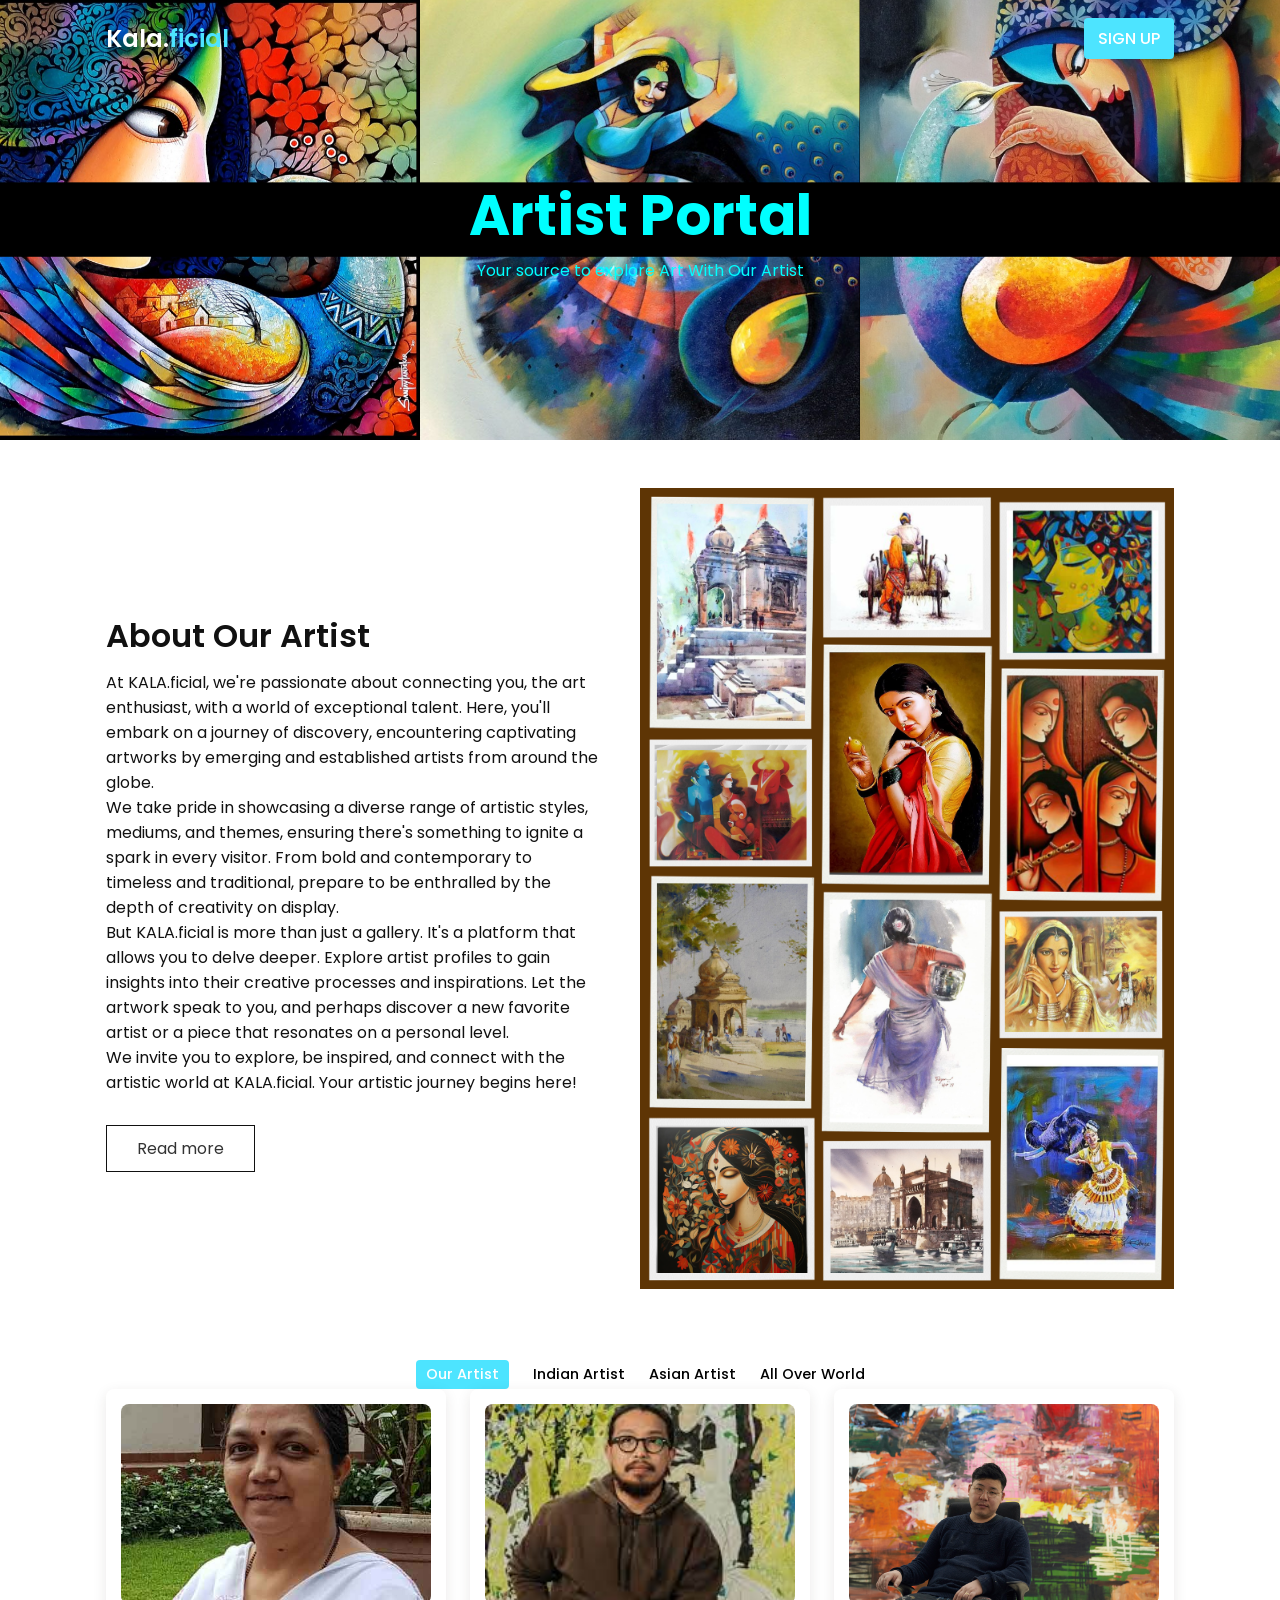
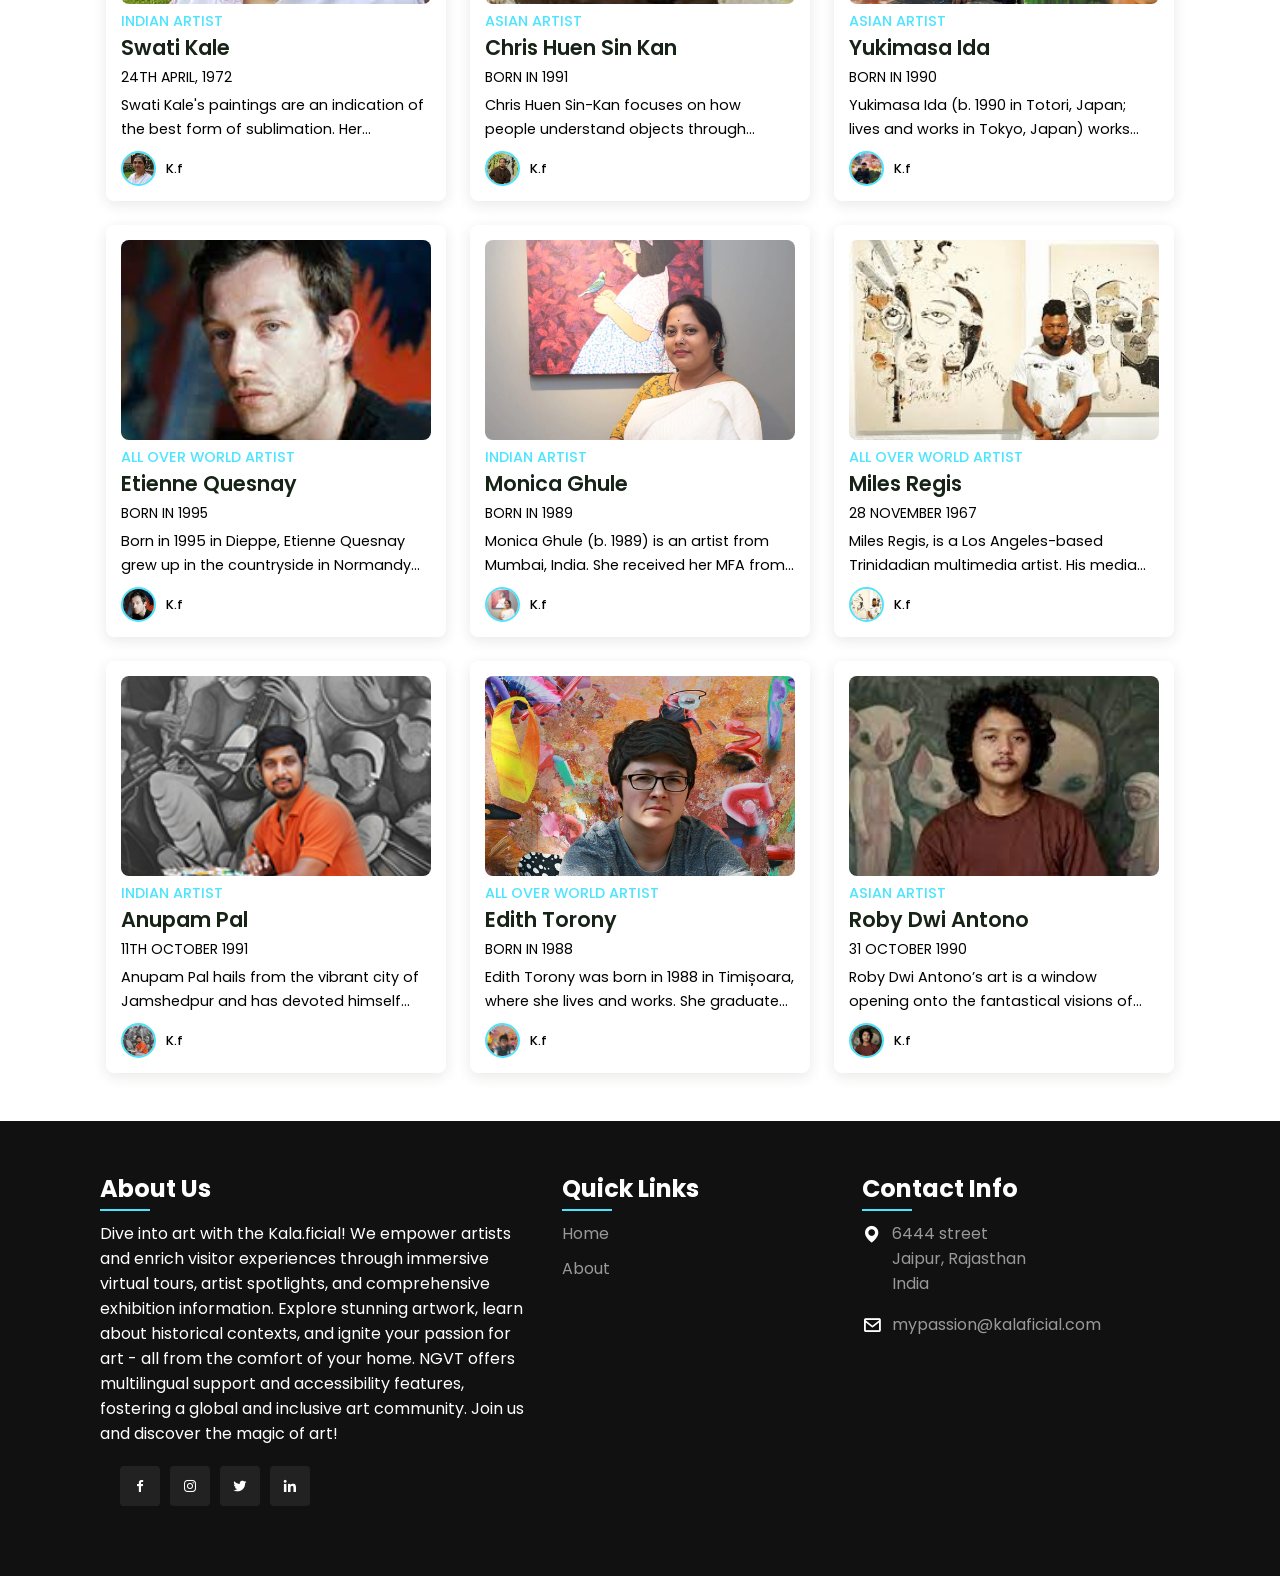
<file: Artist Portal.html>
<!DOCTYPE html>
<html lang="en">
<head>
    <meta charset="UTF-8">
    <meta http-equiv="X-UA-Compatible" content="IE=edge">
    <meta name="viewport" content="width=device-width, initial-scale=1.0">
    <title>Artist Portal</title>
    <!-- Box-icon -->
    <link href='https://unpkg.com/boxicons@2.1.4/css/boxicons.min.css' rel='stylesheet'>
    <link rel="stylesheet" href="blog.css">
</head>
<body>
    <header>
        <div class="nav container">
            <a href="#" class="logo">Kala.<span>ficial</span></a>
            <a href="#" class="login">Sign Up</a>
        </div>
    </header>

    <section class="home" id="home">
        <div class="home-text container">
            <h2 class="home-title" style="color: aqua;">Artist Portal</h2>
            <span class="home-subtitle" style="color: aqua;">Your source to explore Art With Our Artist</span>
        </div>
    </section>

    <section class="about container" id="about">
        <div class="contentBx">
            <h2 class="titleText">About Our Artist</h2>
            <p class="title-text">
                At KALA.ficial, we're passionate about connecting you, the art enthusiast, with a world of exceptional talent. Here, you'll embark on a journey of discovery, encountering captivating artworks by emerging and established artists from around the globe.
                <br>We take pride in showcasing a diverse range of artistic styles, mediums, and themes, ensuring there's something to ignite a spark in every visitor. From bold and contemporary to timeless and traditional, prepare to be enthralled by the depth of creativity on display.
                <br>But KALA.ficial is more than just a gallery. It's a platform that allows you to delve deeper. Explore artist profiles to gain insights into their creative processes and inspirations. Let the artwork speak to you, and perhaps discover a new favorite artist or a piece that resonates on a personal level.
                <br>We invite you to explore, be inspired, and connect with the artistic world at KALA.ficial. Your artistic journey begins here!
            </p>
            <a href="#" class="btn2">Read more</a>
        </div>
        <div class="imgBx">
            <img src="picture1.png" alt="" class="fitBg">
        </div>
    </section>

    <div class="post-filter container">
        <span class="filter-item active-filter" data-filter="all">Our Artist</span>
        <span class="filter-item" data-filter="tech">Indian Artist</span>
        <span class="filter-item" data-filter="food">Asian Artist</span>
        <span class="filter-item" data-filter="news">All Over World</span>
    </div>
    
    <div class="post container">
        <!-- Post 1 -->
        <div class="post-box tech">
            <img src="Swati-Kale.jpg" alt="" class="post-img">
            <h2 class="category">Indian Artist</h2>
            <a href="#" class="post-title">Swati Kale</a>
            <span class="post-date">24th April, 1972</span>
            <p class="post-description">Swati Kale's paintings are an indication of the best form of sublimation. Her obsession with flowers came about after the untimely death of her daughter, Disha, or as the artist says the "loss of a flower that was of my own creation." Her first intuition when she took to painting was to paint flowers.</p>
            <div class="profile">
                <img src="Swati-Kale.jpg" alt="" class="profile-img">
                <span class="profile-name">K.f</span>
            </div>
        </div>
        <!-- Post 2 -->
        <div class="post-box food">
            <img src="Chris Huen Sin Kan.jpg" alt="" class="post-img">
            <h2 class="category">Asian Artist</h2>
            <a href="#" class="post-title">Chris Huen Sin Kan</a>
            <span class="post-date">born in 1991</span>
            <p class="post-description">Chris Huen Sin-Kan focuses on how people understand objects through 'seeing', with his paintings which mainly depict his family and everyday environments. With limited brushstrokes, Huen illustrates his subjects remarkably - a technique he developed from the influence of Chinese ink painting.</p>
            <div class="profile">
                <img src="Chris Huen Sin Kan.jpg" alt="" class="profile-img">
                <span class="profile-name">K.f</span>
            </div>
        </div>
        <!-- Post 3 -->
        <div class="post-box food">
            <img src="Yukimasa Ida.jpg" alt="" class="post-img">
            <h2 class="category">Asian Artist</h2>
            <a href="#" class="post-title">Yukimasa Ida</a>
            <span class="post-date">Born in 1990</span>
            <p class="post-description">Yukimasa Ida (b. 1990 in Totori, Japan; lives and works in Tokyo, Japan) works between abstraction and realism to create paintings, primarily portraiture, infused with estrangement.</p>
            <div class="profile">
                <img src="Yukimasa Ida.jpg" alt="" class="profile-img">
                <span class="profile-name">K.f</span>
            </div>
        </div>
        <!-- Post 4 -->
        <div class="post-box news">
            <img src="Etienne Quesnay.jpg" alt="" class="post-img">
            <h2 class="category">All Over World Artist</h2>
            <a href="#" class="post-title">Etienne Quesnay</a>
            <span class="post-date">Born in 1995</span>
            <p class="post-description">Born in 1995 in Dieppe, Etienne Quesnay grew up in the countryside in Normandy where his father passed on his passion for drawing. Self-taught, he began to paint at an early age to express himself through his sketches and brushstrokes. For nearly 10 years, Etienne has been living and creating in Paris.</p>
            <div class="profile">
                <img src="Etienne Quesnay.jpg" alt="" class="profile-img">
                <span class="profile-name">K.f</span>
            </div>
        </div>
        <!-- Post 5 -->
        <div class="post-box tech">
            <img src="monica ghule.webp" alt="" class="post-img">
            <h2 class="category">Indian Artist</h2>
            <a href="#" class="post-title">Monica Ghule</a>
            <span class="post-date">born in 1989</span>
            <p class="post-description">Monica Ghule (b. 1989) is an artist from Mumbai, India. She received her MFA from Nagpur University in 2013 (first in class), and since 2008 has exhibited her work in 10 group exhibitions to date across India, including the esteemed Jehangir Art Gallery of Mumbai.</p>
            <div class="profile">
                <img src="monica ghule.webp" alt="" class="profile-img">
                <span class="profile-name">K.f</span>
            </div>
        </div>
        <!-- Post 6 -->
        <div class="post-box news">
            <img src="Miles Regis.jpg" alt="" class="post-img">
            <h2 class="category">All Over World Artist</h2>
            <a href="#" class="post-title">Miles Regis</a>
            <span class="post-date"> 28 November 1967</span>
            <p class="post-description">Miles Regis, is a Los Angeles-based Trinidadian multimedia artist. His media includes oil, acrylic, charcoal, latex paint and occasional newspaper. He is a USC graduate and uses drip painting and collage work.</p>
            <div class="profile">
                <img src="Miles Regis.jpg" alt="" class="profile-img">
                <span class="profile-name">K.f</span>
            </div>
        </div>
        <!-- Post 7 -->
        <div class="post-box tech">
            <img src="Anupam Pal.jpg" alt="" class="post-img">
            <h2 class="category">Indian Artist</h2>
            <a href="#" class="post-title">Anupam Pal</a>
            <span class="post-date">11th October 1991</span>
            <p class="post-description">Anupam Pal hails from the vibrant city of Jamshedpur and has devoted himself wholeheartedly to the realm of Indian-style painting, infusing his works with exclusive styles and unparalleled forms</p>
            <div class="profile">
                <img src="Anupam Pal.jpg" alt="" class="profile-img">
                <span class="profile-name">K.f</span>
            </div>
        </div>
        <!-- Post 8 -->
        <div class="post-box news">
            <img src="Edith Torony.jpeg" alt="" class="post-img">
            <h2 class="category">All Over World Artist</h2>
            <a href="#" class="post-title">Edith Torony</a>
            <span class="post-date">born in 1988</span>
            <p class="post-description">Edith Torony was born in 1988 in Timișoara, where she lives and works. She graduated in Painting from the Faculty of Arts and Design, West University of Timișoara. She earned her MA in the same field from the same institution in 2012. She has been a member of the Romanian Union of Artists, Timisoara branch, since 2011.</p>
            <div class="profile">
                <img src="Edith Torony.jpeg" alt="" class="profile-img">
                <span class="profile-name">K.f</span>
            </div>
        </div>
        <!-- Post 9 -->
        <div class="post-box food">
            <img src="Roby Dwi Antono.jpg" alt="" class="post-img">
            <h2 class="category">Asian Artist</h2>
            <a href="#" class="post-title">Roby Dwi Antono</a>
            <span class="post-date">31 October 1990</span>
            <p class="post-description">Roby Dwi Antono’s art is a window opening onto the fantastical visions of childhood. The artist’s world oscillates between graphic art, especially illustrations for children, and science fiction. Antono is inspired by themes from pop culture and employs macabre humor to highlight the contradictions of the human experience.</p>
            <div class="profile">
                <img src="Roby Dwi Antono.jpg" alt="" class="profile-img">
                <span class="profile-name">K.f</span>
            </div>
        </div>
    </div>
    <footer>
        <div class="footer-container">
            <div class="sec aboutus">
                <h2>About Us</h2>
                <p>Dive into art with the Kala.ficial! We empower artists and enrich visitor experiences through immersive virtual tours, artist spotlights, and comprehensive exhibition information. Explore stunning artwork, learn about historical contexts, and ignite your passion for art - all from the comfort of your home. NGVT offers multilingual support and accessibility features, fostering a global and inclusive art community. Join us and discover the magic of art!</p>
                <ul class="sci">
                    <li><a href="#"><i class="bx bxl-facebook"></i></a></li>
                    <li><a href="#"><i class="bx bxl-instagram"></i></a></li>
                    <li><a href="#"><i class="bx bxl-twitter"></i></a></li>
                    <li><a href="#"><i class="bx bxl-linkedin"></i></a></li>
                </ul>
            </div>
            <div class="sec quicklinks">
                <h2>Quick Links</h2>
                <ul>
                    <li><a href="#">Home</a></li>
                    <li><a href="#">About</a></li>
                </ul>
            </div>
            <div class="sec contactBx">
                <h2>Contact Info</h2>
                <ul class="info">
                    <li>
                        <span><i class='bx bxs-map'></i></span>
                        <span>6444 street <br> Jaipur, Rajasthan <br> India</span>
                    </li>
                    <li>
                        <span><i class='bx bx-envelope' ></i></span>
                        <p><a href="mail to: mypassion@gmail.com">mypassion@kalaficial.com</a></p>
                    </li>
                </ul>
            </div>
        </div>
    </footer>

    <script src="https://cdnjs.cloudflare.com/ajax/libs/jquery/3.6.1/jquery.min.js" integrity="sha512-aVKKRRi/Q/YV+4mjoKBsE4x3H+BkegoM/em46NNlCqNTmUYADjBbeNefNxYV7giUp0VxICtqdrbqU7iVaeZNXA==" crossorigin="anonymous" referrerpolicy="no-referrer"></script>
    <script src="blog.js"></script>
</body>
</html>
</file>
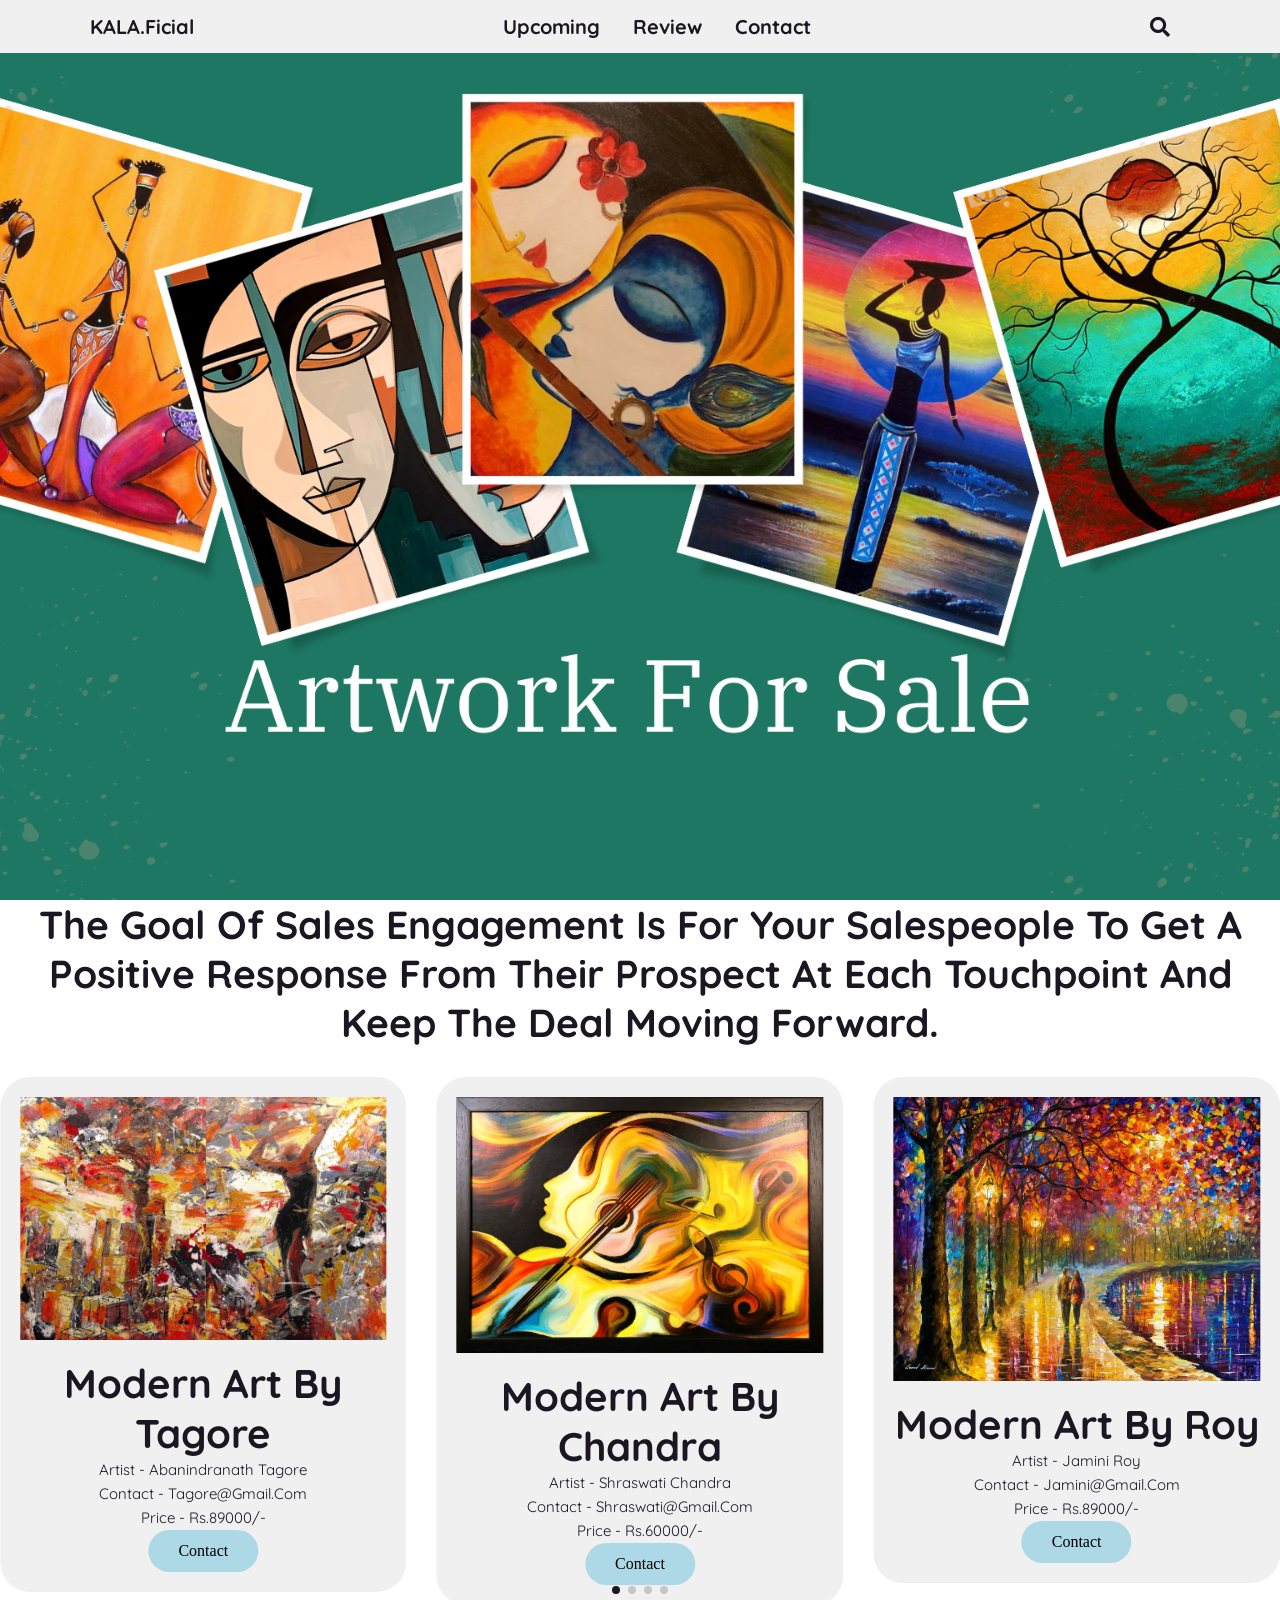
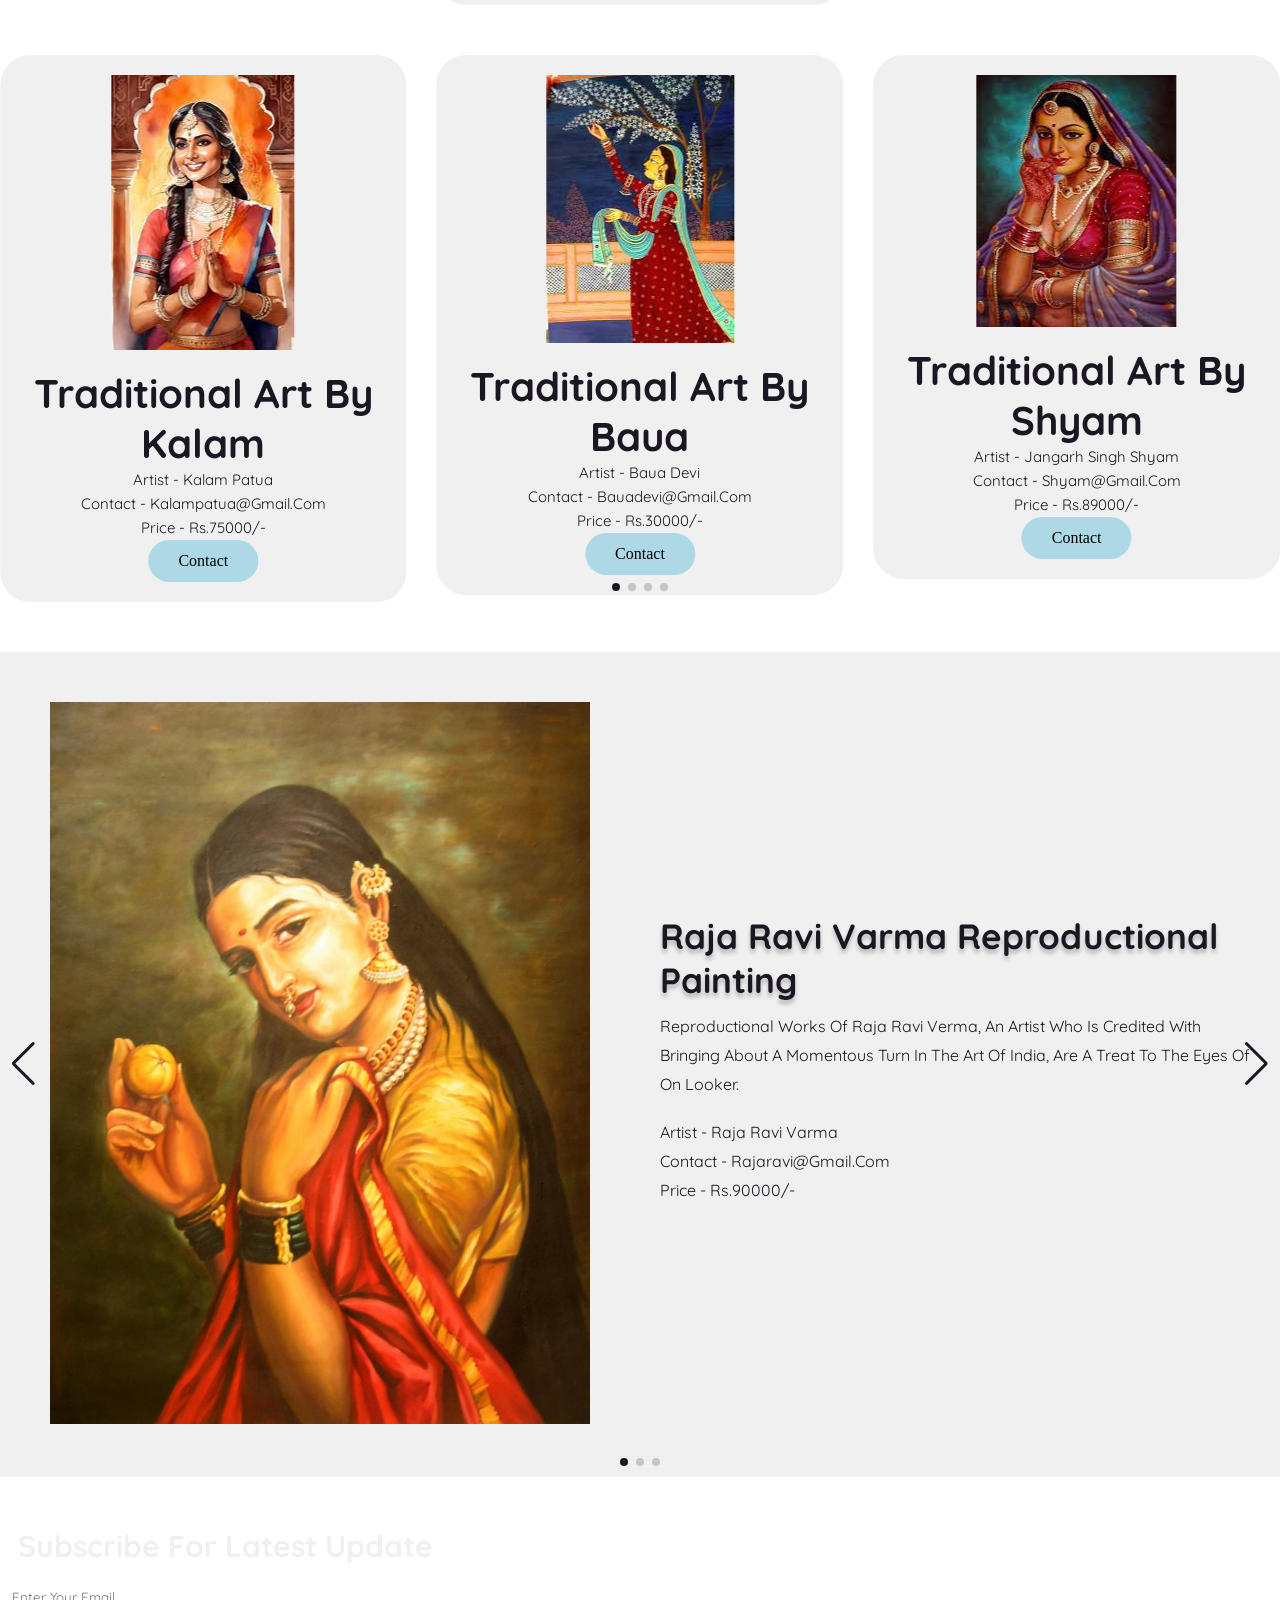
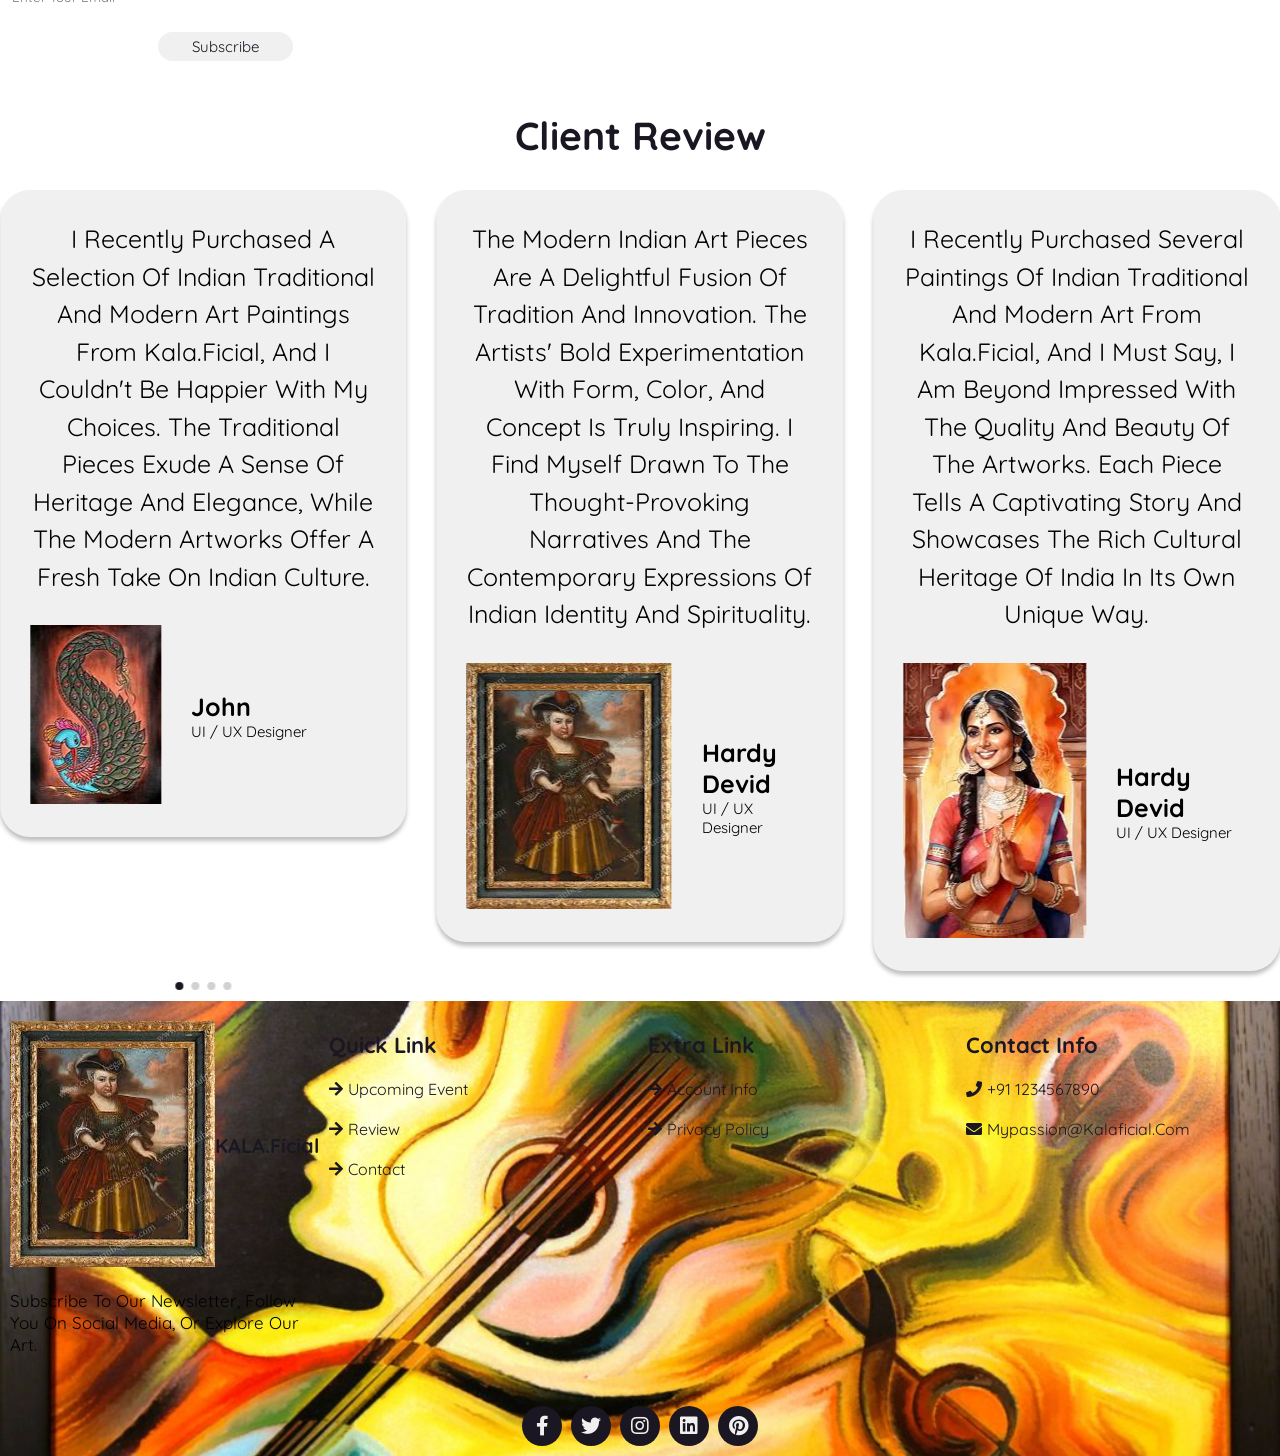
<file: artwork.html>
<!DOCTYPE html>
<html lang="en">
<head>
    <meta charset="UTF-8">
    <meta http-equiv="X-UA-Compatible" content="IE=edge">
    <meta name="viewport" content="width=device-width, initial-scale=1.0">
    <title>KALA.Ficial</title>
    <link rel="stylesheet" href="https://unpkg.com/swiper/swiper-bundle.min.css" />
    <link rel="stylesheet" href="https://cdnjs.cloudflare.com/ajax/libs/font-awesome/5.15.4/css/all.min.css">
    <link rel="stylesheet" href="index.css">

</head>
<body>
    <header class="header">
        <div class="logoContent">
            <h1 class="logoName">KALA.Ficial </h1>
        </div>
        <nav class="navbar">
            <a href="#product">upcoming</a>
            <a href="#review">review</a>
            <a href="#contact">contact</a>
        </nav>

        <div class="icon">
            <i class="fas fa-search" id="search"></i>
            <i class="fas fa-bars" id="menu-bar"></i>
        </div>

        <div class="search">
            <input type="search" placeholder="search...">
        </div>
    </header>
    <section class="home" id="home">
        <div class="homeContent">
            
        </div>
        </section>
    <section class="product" id="product">
        <div class="heading">
            <h2>The goal of sales engagement is for your salespeople to get a positive response from their prospect at each touchpoint and keep the deal moving forward.</h2>
        </div>
        <div class="swiper product-row">
            <div class="swiper-wrapper">
                <div class="swiper-slide box">
                    <div class="img">
                        <img src="img1.jpg" alt="">
                    </div>
                    <div class="product-content">
                        <h3>Modern Art By Chandra</h3>
                        <p>
                            Artist - Shraswati Chandra<br>
                            Contact - Shraswati@gmail.com<br>
                            Price - Rs.60000/-
                        </p>
                        <a href="#" class="contact-btn">contact</a>
                    </div>
                </div>
                <div class="swiper-slide box">
                    <div class="img">
                        <img src="oil.jpg" alt="">
                    </div>
                    <div class="product-content">
                        <h3>Modern Art By Roy</h3>
                        <p>
                            Artist - Jamini Roy<br>
                            Contact - jamini@gmail.com<br>
                            Price - Rs.89000/-
                        </p>
                        <a href="#" class="contact-btn">contact</a>
                    </div>
                </div>
                <div class="swiper-slide box">
                    <div class="img">
                        <img src="oil1.jpg" alt="">
                    </div>
                    <div class="product-content">
                        <h3>Modern Art By Bose</h3>
                        <p>
                            Artist - Nandalal Bose<br>
                            Contact - bose@gmail.com<br>
                            Price - Rs.79000/-
                        </p>
                        <a href="#" class="contact-btn">contact</a>
                    </div>
                </div>
                <div class="swiper-slide box">
                    <div class="img">
                        <img src="img2.jpg" alt="">
                    </div>
                    <div class="product-content">
                        <h3>Modern Art By Tagore</h3>
                        <p>
                            Artist - Abanindranath Tagore<br>
                            Contact - tagore@gmail.com<br>
                            Price - Rs.89000/-
                        </p>
                        <a href="#" class="contact-btn">contact</a>
                    </div>
                </div>

            </div>
            <div class="swiper-pagination"></div>
        </div>
    
        <div class="swiper product-row">
            <div class="swiper-wrapper">
                <div class="swiper-slide box">
                    <div class="img">
                        <img src="port0.jpeg" alt="">
                    </div>
                    <div class="product-content">
                        <h3>Traditional Art By Baua</h3>
                        <p>
                            Artist - Baua Devi<br>
                            Contact - bauadevi@gmail.com<br>
                            Price - Rs.30000/-
                        </p>
                        <a href="#" class="contact-btn">contact</a>
                    </div>
                </div>
                <div class="swiper-slide box">
                    <div class="img">
                        <img src="port.jpeg" alt="">
                    </div>
                    <div class="product-content">
                        <h3>Traditional Art By Shyam</h3>
                        <p>
                            Artist - Jangarh Singh Shyam<br>
                            Contact - shyam@gmail.com<br>
                            Price - Rs.89000/-
                        </p>
                        <a href="#" class="contact-btn">contact</a>
                    </div>
                </div>
                <div class="swiper-slide box">
                    <div class="img">
                        <img src="images.jpg" alt="">
                    </div>
                    <div class="product-content">
                        <h3>Traditional Art By Bhajju</h3>
                        <p>
                            Artist - Bhajju Shyam<br>
                            Contact - jamini@gmail.com<br>
                            Price - Rs.39000/-
                        </p>
                        <a href="#" class="contact-btn">contact</a>
                    </div>
                </div>
                <div class="swiper-slide box">
                    <div class="img">
                        <img src="port8.jpeg" alt="">
                    </div>
                    <div class="product-content">
                        <h3>Traditional Art By Kalam</h3>
                        <p>
                            Artist - Kalam Patua<br>
                            Contact - kalampatua@gmail.com<br>
                            Price - Rs.75000/-
                        </p>
                        <a href="#" class="contact-btn">contact</a>
                    </div>
                </div>
            </div>
            <div class="swiper-pagination"></div>
        </div>
    </section>
    <section class="blogs" id="blogs">
        <div class=" swiper blogs-row">
            <div class="swiper-wrapper">
                <div class=" swiper-slide box">
                    <div class="img">
                        <img src="tra1.jpg" alt="">
                    </div>
                    <div class="content">
                        <h3>Raja Ravi varma Reproductional Painting </h3>
                        <p>Reproductional works of Raja ravi Verma, an artist who is credited with bringing about a momentous turn in the art of India, are a treat to the eyes of on looker.</p>
                        <p>
                            Artist - Raja Ravi varma<br>
                            Contact - rajaravi@gmail.com<br>
                            Price - Rs.90000/-
                        </p>
                    </div>
                </div>
                <div class=" swiper-slide box">
                    <div class="img">
                        <img src="girl.jpg" alt="">
                    </div>
                    <div class="content">
                        <h3>Beautiful Indian Women Paintings</h3>
                        <p>Bani Thani is a style of Indian miniature paintings from the Kishangarh School of Art in Rajasthan. These paintings are known for their delicate features, elaborate jewelry, and distinctive eyes. They often depict Radha, the consort of Lord Krishna, and other mythological female figures.</p>
                        <p>
                            Artist - Bani Thani<br>
                            Contact - banithani@gmail.com<br>
                            Price - Rs.95000/-
                        </p>
                    </div>
                </div>
                <div class=" swiper-slide box">
                    <div class="img">
                        <img src="vill.jpg" alt="">
                    </div>
                    <div class="content">
                        <h3>Village Life Paintings</h3>
                        <p>M.F. Husain, often referred to as the "Picasso of India," created dynamic and colorful paintings depicting Indian village life in his "Moods of the Village" series. These paintings capture the vibrancy and diversity of rural India, with Husain's characteristic use of bold lines and fluid forms.</p>
                        <p>
                            Artist - M.F. Husain<br>
                            Contact - hussain@gmail.com<br>
                            Price - Rs.74500/-
                        </p>
                    </div>
                </div>
            </div>
            <div class="swiper-button-next"></div>
            <div class="swiper-button-prev"></div>
            <div class="swiper-pagination"></div>
        </div>
    </section>

    <section class="newsletter">
        <form action="">
            <h3>subscribe for latest update</h3>
            <input type="email" name="" placeholder="enter your email" id="" class="box">
            <input type="button" value="subscribe" class="box2">
        </form>
    </section>
    <section class="review" id="review">
        <div class="heading">
            <h2>client review</h2>
        </div>
        <div class=" swiper review-row">
            <div class="swiper-wrapper">
                <div class="swiper-slide box">
                    <div class="client-review">
                        <p>the modern Indian art pieces are a delightful fusion of tradition and innovation. The artists' bold experimentation with form, color, and concept is truly inspiring. I find myself drawn to the thought-provoking narratives and the contemporary expressions of Indian identity and spirituality.</p>
                    </div>
                    <div class="client-info">
                        <div class="img">
                            <img src="port3.jpeg" alt="">
                        </div>
                        <div class="clientDetailed">
                            <h3>Hardy Devid</h3>
                            <p>UI / UX designer</p>
                        </div>
                    </div>
                </div>
                <div class="swiper-slide box">
                    <div class="client-review">
                        <p>I recently purchased several paintings of Indian traditional and modern art from Kala.ficial, and I must say, I am beyond impressed with the quality and beauty of the artworks. Each piece tells a captivating story and showcases the rich cultural heritage of India in its own unique way.</p>
                    </div>
                    <div class="client-info">
                        <div class="img">
                            <img src="port8.jpeg" alt="">
                        </div>
                        <div class="clientDetailed">
                            <h3>Hardy Devid</h3>
                            <p>UI / UX designer</p>
                        </div>
                    </div>
                </div>
                <div class="swiper-slide box">
                    <div class="client-review">
                        <p>The paintings of Indian traditional and modern art I acquired from Kala.ficial are simply breathtaking. The traditional pieces evoke a sense of nostalgia and cultural richness, while the modern works offer a refreshing perspective on Indian art. </p>
                    </div>
                    <div class="client-info">
                        <div class="img">
                            <img src="images.jpg" alt="">
                        </div>
                        <div class="clientDetailed">
                            <h3>John</h3>
                            <p>Web developer</p>
                        </div>
                    </div>
                </div>
                <div class="swiper-slide box">
                    <div class="client-review">
                        <p>I recently purchased a selection of Indian traditional and modern art paintings from Kala.ficial, and I couldn't be happier with my choices. The traditional pieces exude a sense of heritage and elegance, while the modern artworks offer a fresh take on Indian culture.</p>
                    </div>
                    <div class="client-info">
                        <div class="img">
                            <img src="theme.jpg" alt="">
                        </div>
                        <div class="clientDetailed">
                            <h3>john</h3>
                            <p>UI / UX designer</p>
                        </div>
                    </div>
                </div>
                <div class="swiper-pagination"></div>
            </div>
        </div>
    </section>
    <footer class="footer" id="contact">
        <div class="box-container">
            <div class="mainBox">
                <div class="content">
                    <a href="#"><img src="port3.jpeg" alt=""></a>
                    <h1 class="logoName"> KALA.Ficial </h1>
                </div>
                <p>subscribe to our newsletter, follow you on social media, or explore our art.</p>
            </div>
            <div class="box">
                <h3>Quick link</h3>
                <a href="#"> <i class="fas fa-arrow-right"></i>upcoming event</a>
                <a href="#"> <i class="fas fa-arrow-right"></i>review</a>
                <a href="#"> <i class="fas fa-arrow-right"></i>contact</a>
            </div>
            <div class="box">
                <h3>Extra link</h3>
                <a href="#"> <i class="fas fa-arrow-right"></i>Account info</a>
                <a href="#"> <i class="fas fa-arrow-right"></i>privacy policy</a>
            </div>
            <div class="box">
                <h3>Contact Info</h3>
                <a href="#"> <i class="fas fa-phone"></i>+91 1234567890</a>
                <a href="#"> <i class="fas fa-envelope"></i>mypassion@kalaficial.com</a>
            </div>
        </div>
        <div class="share">
            <a href="#" class="fab fa-facebook-f"></a>
            <a href="#" class="fab fa-twitter"></a>
            <a href="#" class="fab fa-instagram"></a>
            <a href="#" class="fab fa-linkedin"></a>
            <a href="#" class="fab fa-pinterest"></a>
        </div>
    </footer>
    <script src="https://unpkg.com/swiper/swiper-bundle.min.js"></script>
    <script src="index.js"></script>
</body>
</html>
</file>
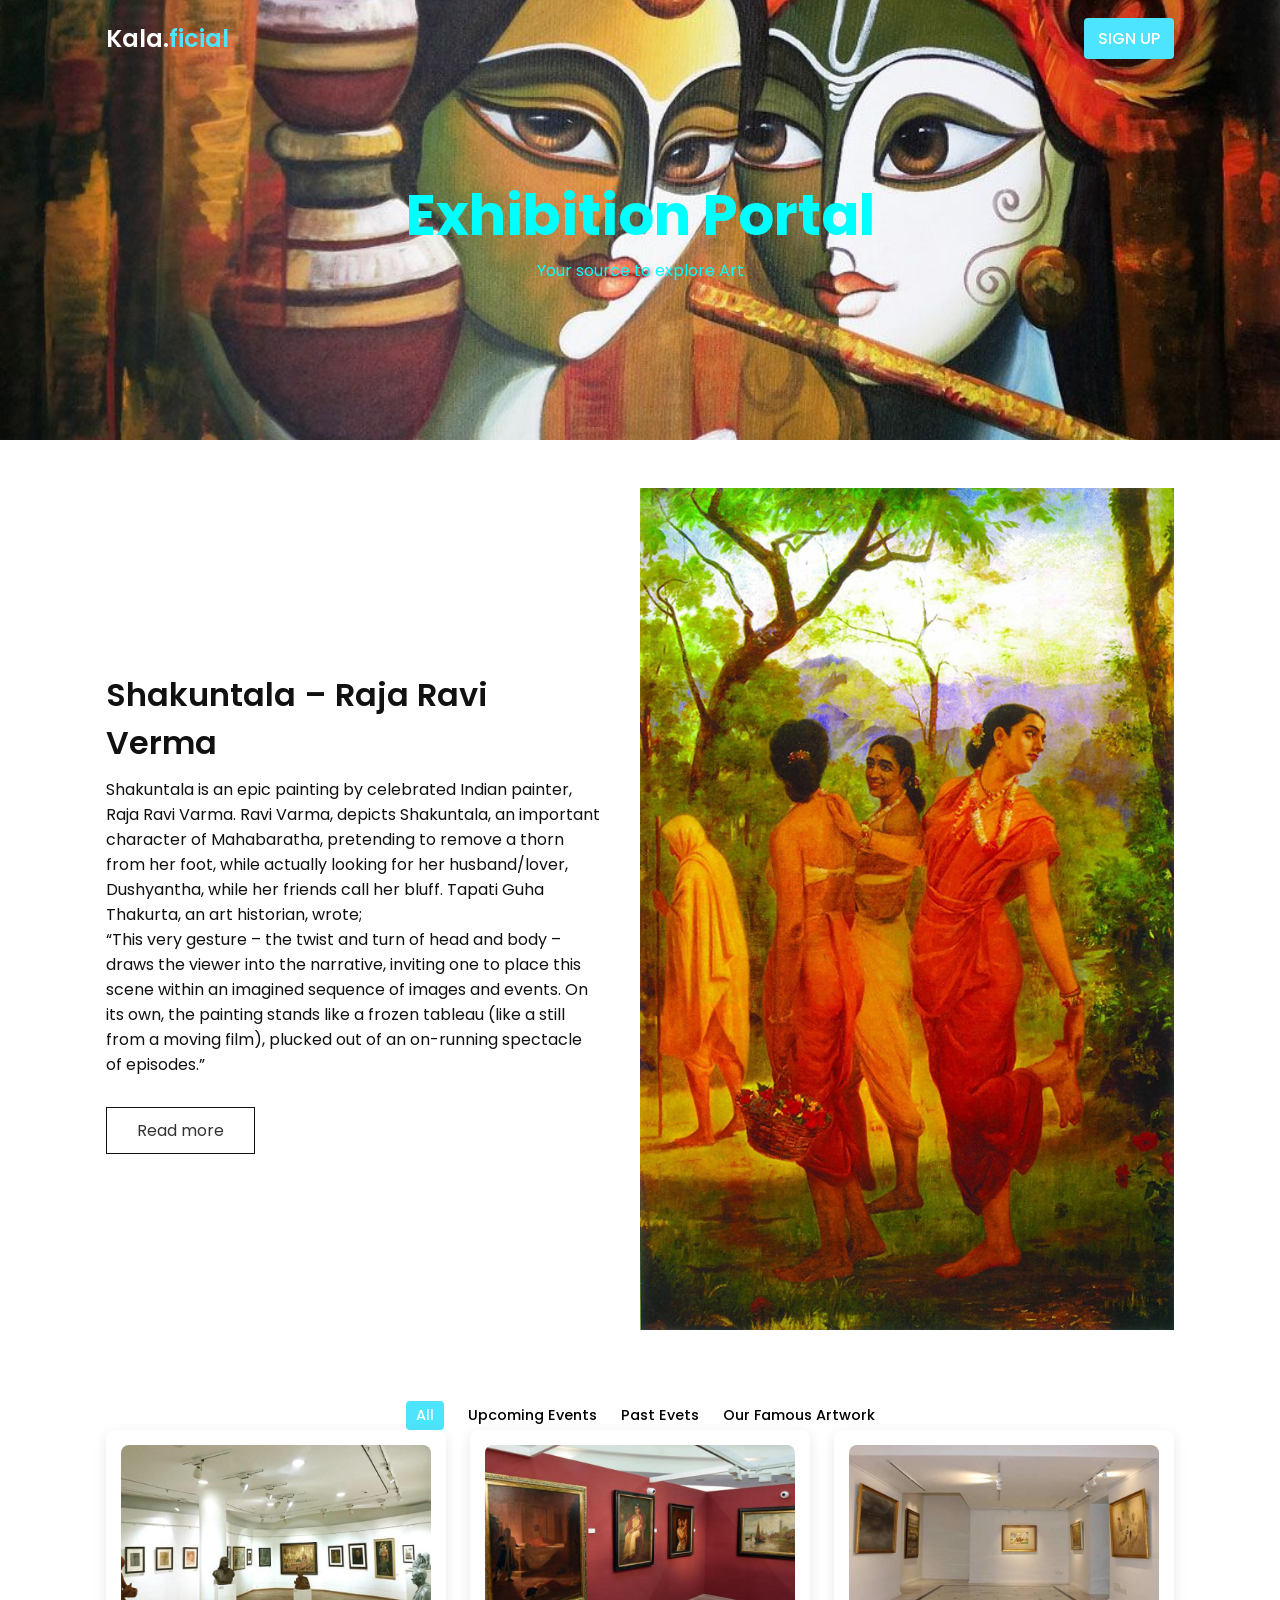
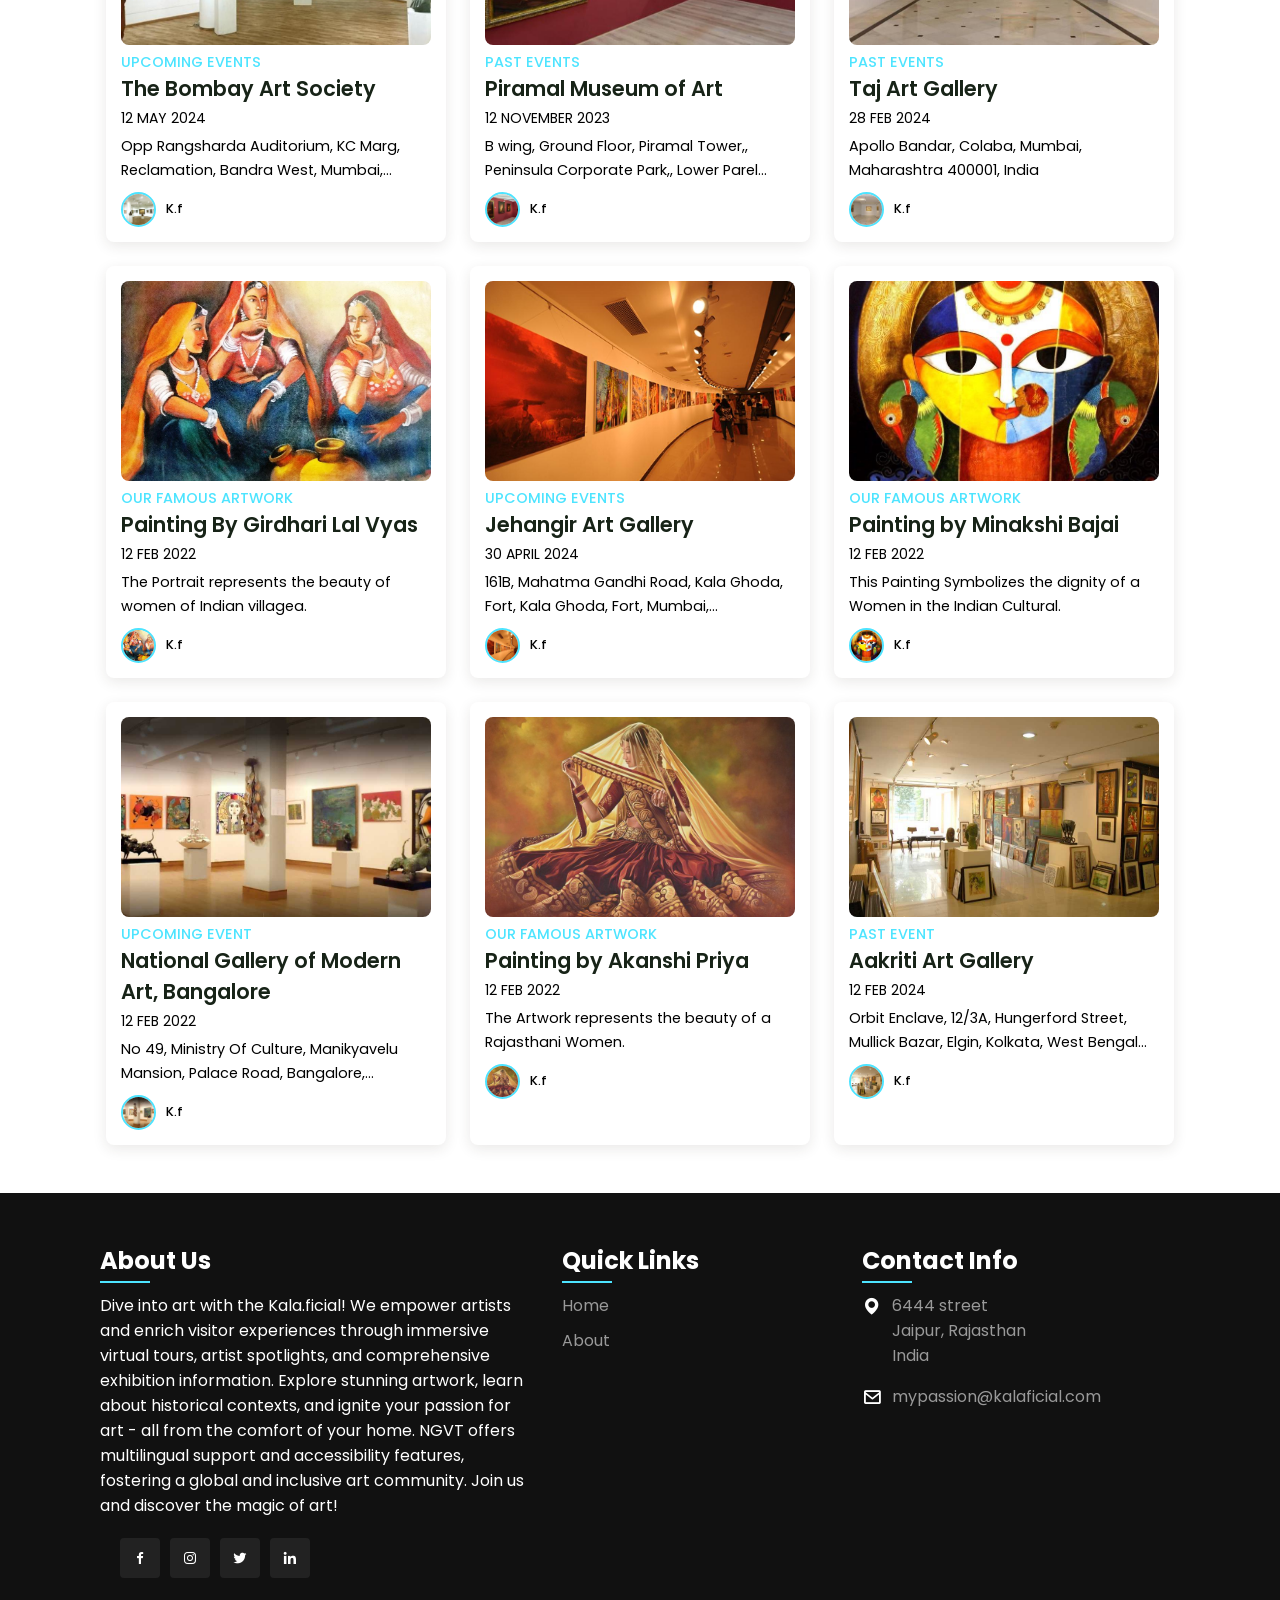
<file: exhibition.html>
<!DOCTYPE html>
<html lang="en">
<head>
    <meta charset="UTF-8">
    <meta http-equiv="X-UA-Compatible" content="IE=edge">
    <meta name="viewport" content="width=device-width, initial-scale=1.0">
    <title>Exhibition Portal</title>
    <link href='https://unpkg.com/boxicons@2.1.4/css/boxicons.min.css' rel='stylesheet'>
    <link rel="stylesheet" href="exhibition.css">
</head>
<body>
    <header>
        <div class="nav container">
            <a href="#" class="logo">Kala.<span>ficial</span></a>
            <a href="#" class="login">Sign Up</a>
        </div>
    </header>

    <section class="home" id="home">
        <div class="home-text container">
            <h2 class="home-title" style="color: aqua;">Exhibition Portal</h2>
            <span class="home-subtitle" style="color: aqua;">Your source to explore Art</span>
        </div>
    </section>

    <section class="about container" id="about">
        <div class="contentBx">
            <h2 class="titleText">Shakuntala – Raja Ravi Verma</h2>
            <p class="title-text">
                Shakuntala is an epic painting by celebrated Indian painter, Raja Ravi Varma. Ravi Varma, depicts Shakuntala, an important character of Mahabaratha, pretending to remove a thorn from her foot, while actually looking for her husband/lover, Dushyantha, while her friends call her bluff. Tapati Guha Thakurta, an art historian, wrote;
                <br>“This very gesture – the twist and turn of head and body – draws the viewer into the narrative, inviting one to place this scene within an imagined sequence of images and events. On its own, the painting stands like a frozen tableau (like a still from a moving film), plucked out of an on-running spectacle of episodes.”
            </p>
            <a href="#" class="btn2">Read more</a>
        </div>
        <div class="imgBx">
            <img src="ex3.jpg" alt="" class="fitBg">
        </div>
    </section>

    <div class="post-filter container">
        <span class="filter-item active-filter" data-filter="all">All</span>
        <span class="filter-item" data-filter="tech">Upcoming Events</span>
        <span class="filter-item" data-filter="food">Past Evets</span>
        <span class="filter-item" data-filter="news">Our Famous Artwork</span>
    </div>
    
    <div class="post container">
        <!-- Post 1 -->
        <div class="post-box tech">
            <img src="UE1.jpg" alt="" class="post-img">
            <h2 class="category">Upcoming Events</h2>
            <a href="#" class="post-title">The Bombay Art Society</a>
            <span class="post-date">12 May 2024</span>
            <p class="post-description">Opp Rangsharda Auditorium, KC Marg, Reclamation, Bandra West, Mumbai, Maharashtra 400050, India. <br> Time : 15:00-19:00pm Evening.</p>
            <div class="profile">
                <img src="UE1.jpg" alt="" class="profile-img">
                <span class="profile-name">K.f</span>
            </div>
        </div>
        <!-- Post 2 -->
        <div class="post-box food">
            <img src="PE1.jpg" alt="" class="post-img">
            <h2 class="category">Past Events</h2>
            <a href="#" class="post-title">Piramal Museum of Art</a>
            <span class="post-date">12 November 2023</span>
            <p class="post-description">B wing, Ground Floor, Piramal Tower,, Peninsula Corporate Park,, Lower Parel West,, Lower Parel West, Mumbai, Maharashtra 400013, India</p>
            <div class="profile">
                <img src="PE1.jpg" alt="" class="profile-img">
                <span class="profile-name">K.f</span>
            </div>
        </div>
        <!-- Post 3 -->
        <div class="post-box food">
            <img src="PE2.jpg" alt="" class="post-img">
            <h2 class="category">Past Events</h2>
            <a href="#" class="post-title">Taj Art Gallery</a>
            <span class="post-date">28 Feb 2024</span>
            <p class="post-description">Apollo Bandar, Colaba, Mumbai, Maharashtra 400001, India</p>
            <div class="profile">
                <img src="PE2.jpg" alt="" class="profile-img">
                <span class="profile-name">K.f</span>
            </div>
        </div>
        <!-- Post 4 -->
        <div class="post-box news">
            <img src="IA3.jpg" alt="" class="post-img">
            <h2 class="category">Our Famous Artwork</h2>
            <a href="#" class="post-title">Painting By Girdhari Lal Vyas</a>
            <span class="post-date">12 Feb 2022</span>
            <p class="post-description">The Portrait represents the beauty of women of Indian villagea.</p>
            <div class="profile">
                <img src="IA3.jpg" alt="" class="profile-img">
                <span class="profile-name">K.f</span>
            </div>
        </div>
        <!-- Post 5 -->
        <div class="post-box tech">
            <img src="UE2.jpg" alt="" class="post-img">
            <h2 class="category">Upcoming Events</h2>
            <a href="#" class="post-title">Jehangir Art Gallery</a>
            <span class="post-date">30 April 2024</span>
            <p class="post-description">161B, Mahatma Gandhi Road, Kala Ghoda, Fort, Kala Ghoda, Fort, Mumbai, Maharashtra 400001, India. <br>Timing :- 15:00-19:00pm evening.</p>
            <div class="profile">
                <img src="UE2.jpg" alt="" class="profile-img">
                <span class="profile-name">K.f</span>
            </div>
        </div>
        <!-- Post 6 -->
        <div class="post-box news">
            <img src="IA2.jpg" alt="" class="post-img">
            <h2 class="category">Our Famous Artwork</h2>
            <a href="#" class="post-title">Painting by Minakshi Bajai</a>
            <span class="post-date">12 Feb 2022</span>
            <p class="post-description">This Painting Symbolizes the dignity of a Women in the Indian Cultural.</p>
            <div class="profile">
                <img src="IA2.jpg" alt="" class="profile-img">
                <span class="profile-name">K.f</span>
            </div>
        </div>
        <!-- Post 7 -->
        <div class="post-box tech">
            <img src="UE3.png" alt="" class="post-img">
            <h2 class="category">Upcoming Event</h2>
            <a href="#" class="post-title">National Gallery of Modern Art, Bangalore</a>
            <span class="post-date">12 Feb 2022</span>
            <p class="post-description">No 49, Ministry Of Culture, Manikyavelu Mansion, Palace Road, Bangalore, Karnataka 560052 <br>Timing :- 15:00-19:00pm Evening.</p>
            <div class="profile">
                <img src="UE3.png" alt="" class="profile-img">
                <span class="profile-name">K.f</span>
            </div>
        </div>
        <!-- Post 1 -->
        <div class="post-box news">
            <img src="IA4.jpg" alt="" class="post-img">
            <h2 class="category">Our Famous Artwork</h2>
            <a href="#" class="post-title">Painting by Akanshi Priya</a>
            <span class="post-date">12 Feb 2022</span>
            <p class="post-description">The Artwork represents the beauty of a Rajasthani Women.</p>
            <div class="profile">
                <img src="IA4.jpg" alt="" class="profile-img">
                <span class="profile-name">K.f</span>
            </div>
        </div>
        <!-- Post 9 -->
        <div class="post-box food">
            <img src="IA5.png" alt="" class="post-img">
            <h2 class="category">Past Event</h2>
            <a href="#" class="post-title">Aakriti Art Gallery</a>
            <span class="post-date">12 Feb 2024</span>
            <p class="post-description">Orbit Enclave, 12/3A, Hungerford Street, Mullick Bazar, Elgin, Kolkata, West Bengal 700017.</p>
            <div class="profile">
                <img src="IA5.png" alt="" class="profile-img">
                <span class="profile-name">K.f</span>
            </div>
        </div>
    </div>

    <footer>
        <div class="footer-container">
            <div class="sec aboutus">
                <h2>About Us</h2>
                <p>Dive into art with the Kala.ficial! We empower artists and enrich visitor experiences through immersive virtual tours, artist spotlights, and comprehensive exhibition information. Explore stunning artwork, learn about historical contexts, and ignite your passion for art - all from the comfort of your home. NGVT offers multilingual support and accessibility features, fostering a global and inclusive art community. Join us and discover the magic of art!</p>
                <ul class="sci">
                    <li><a href="#"><i class="bx bxl-facebook"></i></a></li>
                    <li><a href="#"><i class="bx bxl-instagram"></i></a></li>
                    <li><a href="#"><i class="bx bxl-twitter"></i></a></li>
                    <li><a href="#"><i class="bx bxl-linkedin"></i></a></li>
                </ul>
            </div>
            <div class="sec quicklinks">
                <h2>Quick Links</h2>
                <ul>
                    <li><a href="#">Home</a></li>
                    <li><a href="#">About</a></li>
                </ul>
            </div>
            <div class="sec contactBx">
                <h2>Contact Info</h2>
                <ul class="info">
                    <li>
                        <span><i class='bx bxs-map'></i></span>
                        <span>6444 street <br> Jaipur, Rajasthan <br> India</span>
                    </li>
                    <li>
                        <span><i class='bx bx-envelope' ></i></span>
                        <p><a href="mail to: mypassion@gmail.com">mypassion@kalaficial.com</a></p>
                    </li>
                </ul>
            </div>
        </div>
    </footer>

    <script src="https://cdnjs.cloudflare.com/ajax/libs/jquery/3.6.1/jquery.min.js" integrity="sha512-aVKKRRi/Q/YV+4mjoKBsE4x3H+BkegoM/em46NNlCqNTmUYADjBbeNefNxYV7giUp0VxICtqdrbqU7iVaeZNXA==" crossorigin="anonymous" referrerpolicy="no-referrer"></script>
    <script src="exhibition.js"></script>
</body>
</html>
</file>
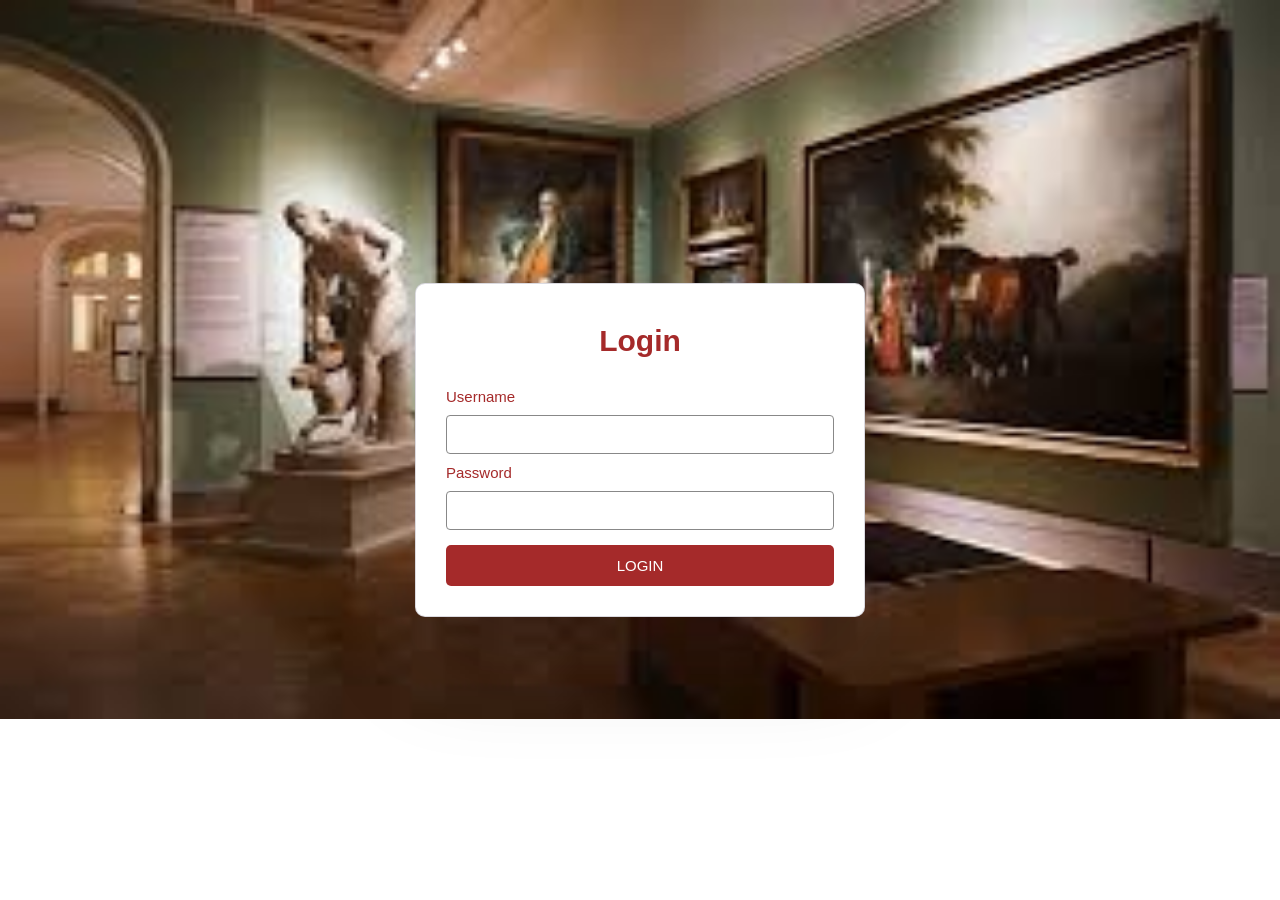
<file: Loginform.html>
<!DOCTYPE html>
<html lang="en">
  <head>
    <title>Login Form with Captcha</title>
    <meta charset="UTF-8" />
    <meta name="viewport" content="width=device-width" />
    <link rel="stylesheet" href="https://cdnjs.cloudflare.com/ajax/libs/font-awesome/4.7.0/css/font-awesome.min.css">
    <link rel="stylesheet" href="login.css" />
  </head>
  <body>
<div class="login-form">
  <div class="form-title">
    Login
  </div>
  <div class="form-input">
    <label for="username">Username</label>
    <input type="text" id="username">
  </div>
  <div class="form-input">
    <label for="password">Password</label>
    <input type="password" id="password">
  </div>

  <div class="form-input">
    <button id="login-btn">Login</button>
  </div>
</div>
  </body>
</html>
</file>
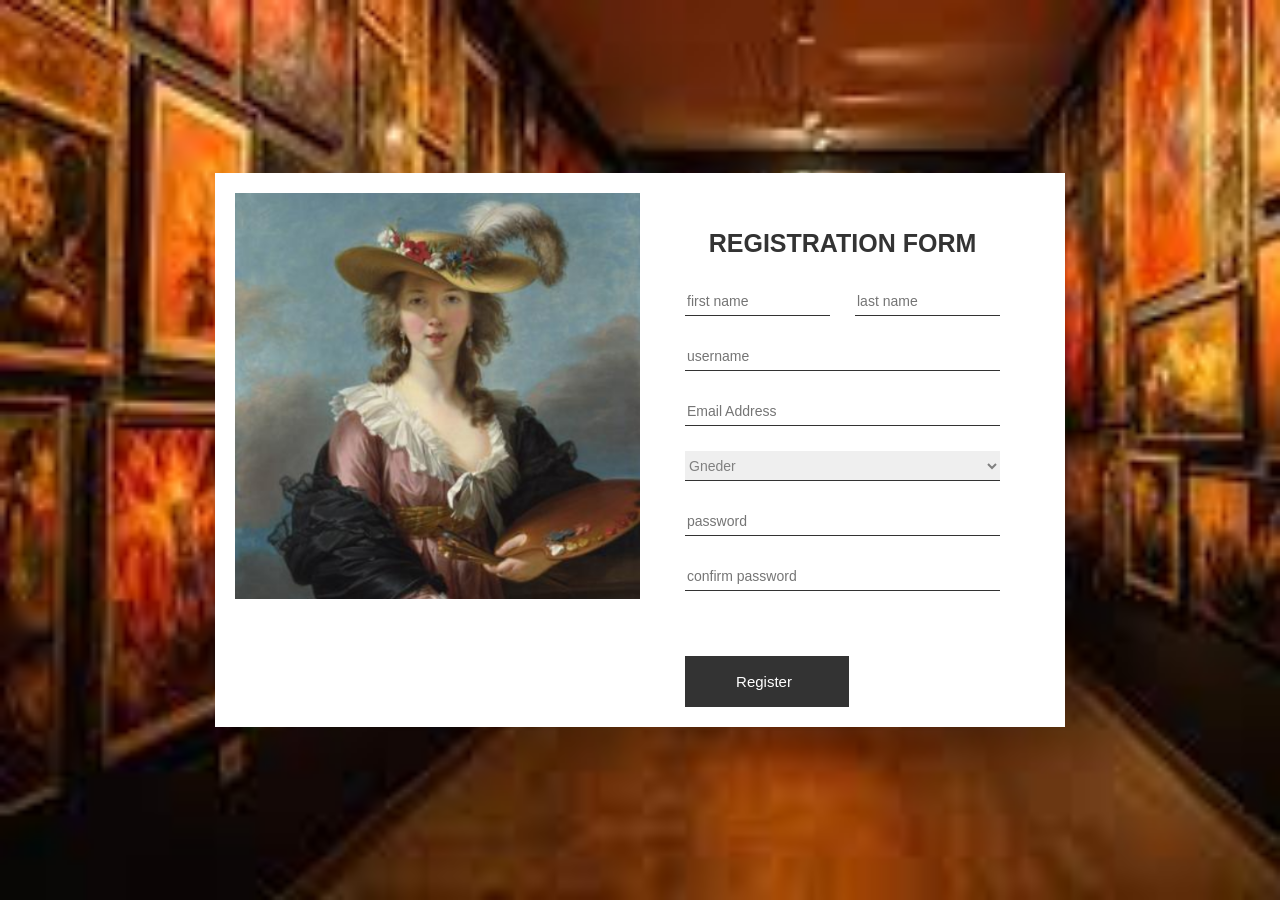
<file: signuppage.html>
<!DOCTYPE html>
<html lang="en">
<head>
    <meta charset="UTF-8">
    <meta name="viewport" content="width=device-width, initial-scale=1.0">
    <title>Registration Form</title>
    <link rel="stylesheet" href="signup.css">
</head>
<body>
    <div class="wrapper">
      <div class="inner">
       <div class="image-holder">
            <img src="p3.png" alt="image">
       </div>
       <form>
        <h3>Registration Form</h3>

        <div class="form-group">
           <input type="text" placeholder="first name" class="form-control">
           <input type="text" placeholder="last name" class="form-control">
        </div>
        <div class="form-wrapper">
            <input type="text" placeholder="username" class="form-control">
        </div>
     
        <div class="form-wrapper">
            <input type="text" placeholder="Email Address" class="form-control">
        </div>

        <div class="form-wrapper">
            <select name="" id="" class="form-control">
            <option value="" disabled selected>Gneder</option>
            <option value="male">Male</option>
            <option value="female">Female</option>
            <option value="other">other</option>
        </select>
        </div>

        <div class="form-wrapper">
               <input type="text" placeholder="password" class="form-control">
        </div>

        <div class="form-wrapper">
            <input type="confirm password" placeholder="confirm password" class="form-control">
     </div>
        <button>Register</button>
        <a href="#" ="already registered?"></a>
        
       </form>
      </div>
    </div>
</body>
</html>
</file>
<file: blog.css>
@import url('https://fonts.googleapis.com/css2?family=Poppins:ital,wght@0,600;0,700;1,400&display=swap');
*{
    font-family: 'Poppins', sans-serif;
    margin: 0;
    padding: 0;
    scroll-behavior: smooth;
    scroll-padding-top: 2rem;
    box-sizing: border-box;
}

/* root values */
:root{
    --container-color: #1a1e21;
    --second-color: rgba(77, 228, 255);
    --text-color: #172317;
    --bg-color: #fff;
}

::selection{
    color: var(--bg-color);
    background: var(--second-color);
}

a{
    text-decoration: none;
}

li{
    list-style: none;
}

img{
    width: 100%;
}

section{
    padding: 3rem 0 2rem;
}

.container{
    max-width: 1068px;
    margin: auto;
    width: 100%;
}

a{
    color: #fff;
}

/* Header */
header{
    position: fixed;
    top: 0;
    left: 0;
    width: 100%;
    z-index: 200;
}

header.shadow{
    background: var(--bg-color);
    box-shadow: 0 1px 4px hsl(0 4% 14% / 10%);
    transition: .5s;
}

header.shadow .logo{
    color: var(--text-color);
}

.nav{
    display: flex;
    align-items: center;
    justify-content: space-between;
    padding: 18px 0;
}

.logo{
    font-size: 1.5rem;
    font-weight: 600;
    color: var(--bg-color);
}

.logo span{
    color: var(--second-color);
}

.login{
    padding: 8px 14px;
    text-transform: uppercase;
    font-weight: 500;
    border-radius: 4px;
    background: var(--second-color);
    color: var(--bg-color);
}

.login:hover{
    background: hsl(199, 98%, 56%);
    transition: .5s;
}

.home{
    width: 100%;
    min-height: 440px;
    background: url("bg.png");
    background-position: center;
    background-repeat: no-repeat;
    background-size: cover;
    display: grid;
    justify-content: center;
    align-items: center;
    
}

.home-text{
    color: var(--bg-color);
    text-align: center;
}

.home-title{
    font-size: 3.5rem;
}

.home-subtitle{
    font-size: 1rem;
    font-weight: 400;
}

.about{
    position: relative;
    width: 100%;
    display: flex !important;
    justify-content: center;
    align-items: center;
}

.about .contentBx{
    max-width: 50%;
    width: 50%;
    text-align: left;
    padding-right: 40px;
}

.titleText{
    font-weight: 600;
    color: #111;
    font-size: 2rem;
    margin-bottom: 10px;
}

.title-text{
    color: #111;
    font-size: 1em;
}

.about .imgBx{
    position: relative;
    min-width: 50%;
    width: 50%;
    min-height: 500px;
}

.btn2{
    position: relative;
    display: inline-block;
    margin-top: 30px;
    padding: 10px 30px;
    background: #fff;
    border: .8px solid #111;
    color: #333;
    text-decoration: none;
    transition: 0.5s;
}

.btn2:hover{
    background-color: var(--second-color);
    border: none;
    color: #fff;
}

.post-filter{
    display: flex;
    justify-content: center;
    align-items: center;
    column-gap: 1.5rem;
    margin-top: 2rem !important;
}

.filter-item{
    font-size: 0.9rem;
    font-weight: 500;
    cursor: pointer;
}

.active-filter{
    background: var(--second-color);
    color: var(--bg-color);
    padding: 4px 10px;
    border-radius: 4px;
}

.post{
    display: grid;
    grid-template-columns: repeat(auto-fit, minmax(280px, auto));
    justify-content: center;
    gap: 1.5rem;
}

.post-box{
    background: var(--bg-color);
    box-shadow: 0 4px 14px hsl(35deg 25% 15% / 10%);
    padding: 15px;
    border-radius: 0.5rem;
}

.post-img{
    width: 100%;
    height: 200px;
    object-fit: cover;
    object-position: center;
    border-radius: 0.5rem;
}

.category{
    font-size: 0.9rem;
    font-weight: 500;
    text-transform: uppercase;
    color: var(--second-color);
}

.post-title{
    font-size: 1.3rem;
    font-weight: 600;
    color: var(--text-color);
    display: -webkit-box;
    -webkit-line-clamp: 2;
    -webkit-box-orient: vertical;
    overflow: hidden;
}

.post-date{
    display: flex;
    font-size: 0.875rem;
    text-transform: uppercase;
    margin-top: 4px;
    font-weight: 400;
}

.post-description{
    font-size: 0.9rem;
    line-height: 1.5rem;
    margin: 5px 0 10px;
    display: -webkit-box;
    -webkit-line-clamp: 2;
    -webkit-box-orient: vertical;
    overflow: hidden;
}

.profile{
    display: flex;
    align-items: center;
    gap: 10px;
}

.profile-img{
    width: 35px;
    height: 35px;
    border-radius: 50%;
    object-fit: cover;
    object-position: center;
    border: 2px solid var(--second-color);
}

.profile-name{
    font-size: .8rem;
    font-weight: 500;
}

footer{
    position: relative;
    width: 100%;
    height: auto;
    padding: 50px 100px;
    margin-top: 3rem;
    background: #111;
    display: flex;
    font-family: sans-serif;
    justify-content: space-between;
}

.footer-container{
    display: flex;
    justify-content: space-between;
    flex-wrap: wrap;
    flex-direction: row;
}

.footer-container .sec{
    margin-right: 30px;
}

.footer-container .sec.aboutus{
    width: 40%;
}

.footer-container h2{
    position: relative;
    color: #fff;
    margin-bottom: 15px;
}

.footer-container h2::before{
    content: '';
    position: absolute;
    bottom: -5px;
    left: 0;
    width: 50px;
    height: 2px;
    background: rgb(77, 228, 255);
}

footer p{
    color: #fff;
}

.sci{
    margin: 20px;
    display: flex;
}

.sci li{
    list-style: none;
}

.sci li a{
    display: inline-block;
    width: 40px;
    height: 40px;
    background: #222;
    display: flex;
    justify-content: center;
    align-items: center;
    margin-right: 10px;
    text-decoration: none;
    border-radius: 4px;
    transition: .5s;
}

.sci li a:hover{
    background: rgb(77, 228, 255);
}

.sci i a .bx{
    color: #fff;
    font-size: 20px;
}

.quicklinks{
    position: relative;
    width: 25%;
}

.quicklinks ul li{
    list-style: none;
}

.quicklinks ul li a{
    color: #999;
    text-decoration: none;
    margin-bottom: 10px;
    display: inline-block;
    transition: .3s;
}

.quicklinks ul li a:hover{
    color: #fff;
}

.footer-container .contactBx{
    width: calc(35% - 60px);
    margin-right: 0 !important;
}

.contactBx .info{
    position: relative;
}

.contactBx .info li{
    display: flex !important;
    margin-bottom: 16px;
}

.contactBx .info li span:nth-child(1){
    color: #fff;
    font-size: 20px;
    margin-right: 10px;
}

.contactBx .info li span{
    color: #999;
}

.contactBx .info li a{
    color: #999;
    text-decoration: none;
    transition: .5s;
}

.contactBx .info li a:hover{
    color: #fff;
}

@media (max-width: 1060px){
    .container{
        margin: 0 auto;
        width: 95%;
    }

    .home-text{
        width: 100%
    }
}

@media (max-width: 768px){
    .nav{
        padding: 10px 0;
    }

    section{
        padding: 2rem 0 !important;
    }

    .header-content{
        margin-top: 3rem !important;
    }

    .home{
        min-height: 380px;
    }

    .home-title{
        font-size: 3rem;
    }

    .header-title{
        font-size: 2rem;
    }

    .header-img{
        height: 370px;
    }

    .about{
        flex-direction: column;
    }

    .about .contentBx{
        min-width: 100%;
        width: 100%;
        text-align: center;
        padding-right: 0px;
    }

    .about .contentBx,
    .about .imgBx{
        min-width: 100%;
        width: 100%;
        padding-right: 0px;
        text-align: center;
    }

    .about .imgBx{
        min-height: 250px;
    }

    .btn2{
        margin-bottom: 30px;
    }

    .post-header{
        height: 435px;
    }

    .post-header{
        margin-top: 9rem !important;
    }
}

@media (max-width: 570px){
    .post-header{
        height: 390px;
    }

    .header-title{
        width: 100%;
    }

    .header-img{
        height: 340px;
    }
}

@media (max-width: 396px){
    .home-title{
        font-size: 2rem;
    }

    .home-subtitle{
        font-size: 0.9rem;
    }

    .home{
        min-height: 300px;
    }

    .post-box{
        padding: 10px;
    }

    .header-title{
        font-size: 1.4rem;
    }

    .header-img{
        height: 240px;
    }

    .post-header{
        height: 335px;
    }

    .header-img{
        height: 340px;
    }
}

/* Footer Media Query */
@media (max-width: 991px){
    footer{
        padding: 40px;
        font-size: 20px;
    }

    footer .footer-container{
        flex-direction: column;
    }

    footer .footer-container .sec{
        margin-right: 0;
        margin-bottom: 40px;
    }

    footer .footer-container .sec.aboutus{
        width: 100% !important;
    }

    footer .footer-container .quicklinks{
        width: 100%;
    }

    footer .footer-container .contactBx{
        width: 100%;
    }
}
</file>
<file: index.css>
@import url('https://fonts.googleapis.com/css2?family=Quicksand:wght@300;400;500;600;700&display=swap');
:root{
    --black: #1B1722;
    --white : #F0F0F0;
    --box-shadow: 0px 4px 4px rgba(0, 0, 0, 0.25);
}
*{
    font-family: 'Quicksand', sans-serif;
    margin: 0; padding: 0;
    box-sizing: border-box;
    outline: none;
    border: none;
    text-decoration: none;
    text-transform: capitalize;
    transition: .2s linear;
}
html{
    font-size: 62.5%;   
    overflow-x: hidden;
    scroll-padding-top: 7rem;
    scroll-behavior: smooth;
}
html::-webkit-scrollbar{
    width: .8rem;
}
html::-webkit-scrollbar-track{
    background: transparent;
}
html::-webkit-scrollbar-thumb{
    background-color: var(--white);
    border-radius: 5rem;
}

.header{
    top: 0;right: 0;left: 0;
    background-color: var(--white);
    display: flex;
    align-items: center;
    justify-content: space-between;
    position: fixed;
    padding: 1.4rem 7%;
    z-index: 999;
}
.header .logoContent{
    display: flex;
    align-items: center;
}
.header .logoContent .logo img{
    height: 4rem;
}
.header .logoContent .logoName {
    color: var(--black);
    font-size: 2rem;
    font-weight: bolder;
}

.header .navbar a{
    font-size: 2rem;
    margin-right: 3rem;
    color: var(--black);
    font-weight: bold;
}
.header .navbar a:hover{
    border-bottom: .1rem solid var(--black);
    padding-bottom: .4rem;
}
.header .icon i{
    font-size: 2rem;
    margin-right: 2rem;
    color: var(--black);
    cursor: pointer;
}

.header .search{
    display: none;
    top: 100%;
    margin: 1.5rem 7%;
    background-color: transparent;
    width: 50%;
    right: 0;
    height: 5rem;
    position:  absolute;

}
.header .search input{
    width: 100%;
    height: 100%;
    font-size: 1.5rem;
    background-color: var(--white);
    color: var(--black);
    margin-right: 7%;
    border-radius: 1rem;
    padding: 0.5rem 1rem;
    box-shadow: var(--box-shadow);
}
.header .search.active{
    display: inline-block;
}
#menu-bar{
    display: none;
}


.home {
    min-height: 100vh;
    display: flex;
    align-items: center;
    background: url(1.png) no-repeat;
    background-size: cover;
    background-position: center center;
}
.home .homeContent{
    width: 50%;
    float: left;
    text-align: center;
    padding: 4rem;
}
.home .homeContent h2{
    font-size: 7rem;
    font-weight: bolder;
    margin-bottom: 2rem;
    text-align: center;
    line-height: 7rem;
    color: var(--white);
    text-shadow: var(--box-shadow);
}
.home .homeContent p{
    font-size: 1.8rem;
    line-height: 2;
    margin-bottom: 2rem;
    text-align: center;
    color: var(--white);
}
.home .homeContent .home-btn{
    height: 3rem;
}
.home .homeContent .home-btn button{
    font-size: 1.8rem;
    background-color: var(--black);
    color: var(--white);
    border-radius: .7rem;
    padding: .7rem 2.4rem;
    cursor: pointer;
}
.home .homeContent .home-btn button:hover{
    font-size: 2rem;
}
.section{
    padding: 2rem 7%;
} 
.contact-btn{
    display: inline-block;
    text-decoration: none;
    color: black;
    background-color: lightblue;
    padding: 12px 30px;
    border-radius: 50px;
    font-family: "dongle-light";
    font-size: 1.6rem;
    transition: all ease 0.3s;
        
}
.heading{
    text-align: center;
    font-size: 2.6rem;
    margin-bottom: 3rem;
    color: var(--black);
}

.product .product-row{
    margin-bottom: 5rem;
    display: flex;
    align-items: center;
}
.product .product-row .box{
    display: flex;
    flex-direction: column;
    width: 50rem;
    background-color: var(--white);
    align-items: center;
    text-align: center;
    padding: 2rem;
    gap: 1.5rem;
    border-radius: 3rem;
    margin-right: 3rem;
}
.product .product-row .img img{
    height: 100%;
    width: 100%;
}
.product .product-row .img img:hover{
    transform: scale(1.1);
}
.product .product-row .content {
    margin-bottom: 4rem;
}
.product .product-row .product-content h3{
    font-size: 4rem;
    color: var(--black);
}
.product .product-row .product-content p{
    font-size: 1.5rem;
    line-height: 1.6;
    color: var(--black);
}
.product .product-row .product-content .orderNow{
    height: 3rem;
    margin-top: 2rem;
    margin-bottom: 3rem;
}
.product .product-row .product-content .orderNow button{
    font-size: 1.8rem;
    background-color: var(--black);
    color: var(--white);
    border-radius: .7rem;
    padding: .7rem 2rem;
    cursor: pointer;
}
.product .product-row .product-content .orderNow button:hover{
    font-size: 2rem;
}

.blogs{
    background: url(img2.jpg) no-repeat;
    background-size: cover;
    background-position: center center;
}
.blogs  .blogs-row .box {
    display: flex;
    align-items: center;
    background-color: var(--white);
    flex-wrap: wrap;
}
.blogs .blogs-row .box .img{
    flex: 1 1 45rem;
}
.blogs .blogs-row .box .img img{
    width: 100%;
    padding: 5rem;
}
.blogs .blogs-row .box .content{
    flex: 1 1 45rem;
    padding: 2rem;
}
.blogs .blogs-row .box .content h3{
    font-size: 3.5rem;
    color: var(--black);
    text-shadow: var(--box-shadow);

}
.blogs .blogs-row .box .content p{
    font-size: 1.6rem;
    color: var(--black);
    padding: 1rem 0;
    line-height: 1.8;
    
}
.blogs .blogs-row .box .content a{
    font-size: 2rem;
    cursor: pointer;
}
.blogs .blogs-row .box .content a:hover{
    color: var(--black);
    text-shadow: var(--box-shadow);
}
 
.newsletter{
    background: url(gallery.jpeg) no-repeat;
    background-size: cover;
    background-position: center center;
    background-attachment: fixed;
}
.newsletter form{
    max-width: 45rem;
    text-align: center;
    padding: 5rem 0;
}
.newsletter form h3{
    font-size: 3rem;
    color: var(--white);
    padding-bottom: .7rem;
}
.newsletter form .box{
    width: 100%;
    margin: .7rem 0;
    padding: 1rem 1.2rem;
    color: var(--black);
    border-radius: .5rem;
}
.newsletter form .box2{
    width: 30%;
    font-size: 1.5rem;
    margin-top: 1rem;
    padding: .5rem .5rem;
    color: var(--black);
    background: var(--white);
    border-radius: 3rem;
    cursor:pointer;
}
.newsletter form .box2:hover{
    color: var(--white);
    background-color: var(--black);
    outline: .1rem solid var(--white);
}

.review .review-row{
    display: flex;
    flex-direction: column ;
    align-items: center;
    
}
.review .review-row .box{
    width: 50%; 
    margin-bottom: 3rem;
    padding: 3rem;
    border-radius: 3rem;
    background-color: var(--white);
    box-shadow: var(--box-shadow);
}

.review .review-row .box .client-review{
    margin-bottom: 3rem;
}
.review .review-row .box .client-review p{
    text-align: center;
    font-size: 2.5rem;
    line-height: 1.5;
}
.review .review-row .box .client-info{
    display: flex;
    align-items: center;
}
.review .review-row .box .client-info .img{
    padding-right: 3rem;
}
.review .review-row .box .client-info .img .img{
    width: 7rem;
    height: 7rem;
    clip-path: circle(50% at 50% 50%);
}

.review .review-row .box .client-info .clientDetailed h3{
    font-size: 2.5rem;

}
.review .review-row .box .client-info .clientDetailed p{
    font-size: 1.5rem;
}

.footer {
    background: url(img1.jpg) no-repeat;
    background-size: cover;
    background-position: center center;
}
.footer .box-container{
    display: grid;
    grid-template-columns: repeat(auto-fit, minmax(25rem, 1fr));
    gap: 1.5rem;
    padding: 2rem 1rem;
}
.footer .box-container .mainBox .content{
    display: flex;
    align-items: center;
    margin-bottom: 2rem;
}
.footer .box-container .mainBox .content h1{
    font-size: 2rem;
    color: var(--black);
}
.footer .box-container .mainBox p{
    font-size: 1.7rem;
    line-height: 1.3;
    margin-bottom: 2rem;
}
.footer .box-container .box h3{
    font-size: 2.2rem;
    color: var(--black);
    padding: 1rem 0;
}
.footer .box-container .box a{
    display: block;
    font-size: 1.6rem;
    color: var(--black);
    padding: 1rem 0;
}
.footer .box-container .box a i{
    padding-right: .5rem;
    color: var(--black);
}
.footer .box-container .box a:hover i{
    padding-right: 2rem;
}

.footer .share{
    padding: 1rem 0;
    text-align: center;
}
.footer .share a{
    height: 4rem;
    width: 4rem;
    line-height: 4rem;
    font-size: 2rem;
    color: var(--white);
    background: var(--black);
    margin: 0 .3rem;
    border-radius: 50%;

}
.footer .share a:hover{
    background: var(--white);
    color: var(--black);
}
.footer .credit{
    font-size: 2rem;
    margin-top: 2rem;
    padding-bottom: 2rem;
    color: var(--black);
    text-align: center;
    
}

.swiper-pagination-bullet{
    background-color: var(--black);
}
.swiper-button-next{
    color: var(--black);
}
.swiper-button-prev{
    color: var(--black);
}

@media (max-width:991px){
    html{
        font-size: 55%;
    }
    .header{
        padding: 1.3rem 3rem;
    }
    .home .homeContent{
        margin-left: 0;
        width: 80%;
    }
}

@media (max-width:768px) {
    #menu-bar{
        display: inline-block;
    }
    .header .navbar{
        position: absolute;
        top: 100%;
        right: -100%;
        width: 25rem;
        background-color: var(--white);
        height: 80vh;
    }
    .header .navbar.active{
        right: 0;
    }
    .header .navbar a{
        display: block;
        font-size: 2rem;
        color: black;
        margin: 1.5rem;
    }

    .home .homeContent{
        margin-left: 0;
        width: 90%;
    }
}

@media (max-width:600px){
    html{
        font-size: 50%;
    }
}
</file>
<file: exhibition.css>
@import url('https://fonts.googleapis.com/css2?family=Poppins:ital,wght@0,600;0,700;1,400&display=swap');
*{
    font-family: 'Poppins', sans-serif;
    margin: 0;
    padding: 0;
    scroll-behavior: smooth;
    scroll-padding-top: 2rem;
    box-sizing: border-box;
}

/* root values */
:root{
    --container-color: #1a1e21;
    --second-color: rgba(77, 228, 255);
    --text-color: #172317;
    --bg-color: #fff;
}

::selection{
    color: var(--bg-color);
    background: var(--second-color);
}

a{
    text-decoration: none;
}

li{
    list-style: none;
}

img{
    width: 100%;
}

section{
    padding: 3rem 0 2rem;
}

.container{
    max-width: 1068px;
    margin: auto;
    width: 100%;
}

a{
    color: #fff;
}

/* Header */
header{
    position: fixed;
    top: 0;
    left: 0;
    width: 100%;
    z-index: 200;
}

header.shadow{
    background: var(--bg-color);
    box-shadow: 0 1px 4px hsl(0 4% 14% / 10%);
    transition: .5s;
}

header.shadow .logo{
    color: var(--text-color);
}

.nav{
    display: flex;
    align-items: center;
    justify-content: space-between;
    padding: 18px 0;
}

.logo{
    font-size: 1.5rem;
    font-weight: 600;
    color: var(--bg-color);
}

.logo span{
    color: var(--second-color);
}

.login{
    padding: 8px 14px;
    text-transform: uppercase;
    font-weight: 500;
    border-radius: 4px;
    background: var(--second-color);
    color: var(--bg-color);
}

.login:hover{
    background: hsl(199, 98%, 56%);
    transition: .5s;
}

.home{
    width: 100%;
    min-height: 440px;
    background: url("ex2.jpg");
    background-position: center;
    background-repeat: no-repeat;
    background-size: cover;
    display: grid;
    justify-content: center;
    align-items: center;
    
}

.home-text{
    color: var(--bg-color);
    text-align: center;
}

.home-title{
    font-size: 3.5rem;
}

.home-subtitle{
    font-size: 1rem;
    font-weight: 400;
}

.about{
    position: relative;
    width: 100%;
    display: flex !important;
    justify-content: center;
    align-items: center;
}

.about .contentBx{
    max-width: 50%;
    width: 50%;
    text-align: left;
    padding-right: 40px;
}

.titleText{
    font-weight: 600;
    color: #111;
    font-size: 2rem;
    margin-bottom: 10px;
}

.title-text{
    color: #111;
    font-size: 1em;
}

.about .imgBx{
    position: relative;
    min-width: 50%;
    width: 50%;
    min-height: 500px;
}

.btn2{
    position: relative;
    display: inline-block;
    margin-top: 30px;
    padding: 10px 30px;
    background: #fff;
    border: .8px solid #111;
    color: #333;
    text-decoration: none;
    transition: 0.5s;
}

.btn2:hover{
    background-color: var(--second-color);
    border: none;
    color: #fff;
}

.post-filter{
    display: flex;
    justify-content: center;
    align-items: center;
    column-gap: 1.5rem;
    margin-top: 2rem !important;
}

.filter-item{
    font-size: 0.9rem;
    font-weight: 500;
    cursor: pointer;
}

.active-filter{
    background: var(--second-color);
    color: var(--bg-color);
    padding: 4px 10px;
    border-radius: 4px;
}

.post{
    display: grid;
    grid-template-columns: repeat(auto-fit, minmax(280px, auto));
    justify-content: center;
    gap: 1.5rem;
}

.post-box{
    background: var(--bg-color);
    box-shadow: 0 4px 14px hsl(35deg 25% 15% / 10%);
    padding: 15px;
    border-radius: 0.5rem;
}

.post-img{
    width: 100%;
    height: 200px;
    object-fit: cover;
    object-position: center;
    border-radius: 0.5rem;
}

.category{
    font-size: 0.9rem;
    font-weight: 500;
    text-transform: uppercase;
    color: var(--second-color);
}

.post-title{
    font-size: 1.3rem;
    font-weight: 600;
    color: var(--text-color);
    display: -webkit-box;
    -webkit-line-clamp: 2;
    -webkit-box-orient: vertical;
    overflow: hidden;
}

.post-date{
    display: flex;
    font-size: 0.875rem;
    text-transform: uppercase;
    margin-top: 4px;
    font-weight: 400;
}

.post-description{
    font-size: 0.9rem;
    line-height: 1.5rem;
    margin: 5px 0 10px;
    display: -webkit-box;
    -webkit-line-clamp: 2;
    -webkit-box-orient: vertical;
    overflow: hidden;
}

.profile{
    display: flex;
    align-items: center;
    gap: 10px;
}

.profile-img{
    width: 35px;
    height: 35px;
    border-radius: 50%;
    object-fit: cover;
    object-position: center;
    border: 2px solid var(--second-color);
}

.profile-name{
    font-size: .8rem;
    font-weight: 500;
}

footer{
    position: relative;
    width: 100%;
    height: auto;
    padding: 50px 100px;
    margin-top: 3rem;
    background: #111;
    display: flex;
    font-family: sans-serif;
    justify-content: space-between;
}

.footer-container{
    display: flex;
    justify-content: space-between;
    flex-wrap: wrap;
    flex-direction: row;
}

.footer-container .sec{
    margin-right: 30px;
}

.footer-container .sec.aboutus{
    width: 40%;
}

.footer-container h2{
    position: relative;
    color: #fff;
    margin-bottom: 15px;
}

.footer-container h2::before{
    content: '';
    position: absolute;
    bottom: -5px;
    left: 0;
    width: 50px;
    height: 2px;
    background: rgb(77, 228, 255);
}

footer p{
    color: #fff;
}

.sci{
    margin: 20px;
    display: flex;
}

.sci li{
    list-style: none;
}

.sci li a{
    display: inline-block;
    width: 40px;
    height: 40px;
    background: #222;
    display: flex;
    justify-content: center;
    align-items: center;
    margin-right: 10px;
    text-decoration: none;
    border-radius: 4px;
    transition: .5s;
}

.sci li a:hover{
    background: rgb(77, 228, 255);
}

.sci i a .bx{
    color: #fff;
    font-size: 20px;
}

.quicklinks{
    position: relative;
    width: 25%;
}

.quicklinks ul li{
    list-style: none;
}

.quicklinks ul li a{
    color: #999;
    text-decoration: none;
    margin-bottom: 10px;
    display: inline-block;
    transition: .3s;
}

.quicklinks ul li a:hover{
    color: #fff;
}

.footer-container .contactBx{
    width: calc(35% - 60px);
    margin-right: 0 !important;
}

.contactBx .info{
    position: relative;
}

.contactBx .info li{
    display: flex !important;
    margin-bottom: 16px;
}

.contactBx .info li span:nth-child(1){
    color: #fff;
    font-size: 20px;
    margin-right: 10px;
}

.contactBx .info li span{
    color: #999;
}

.contactBx .info li a{
    color: #999;
    text-decoration: none;
    transition: .5s;
}

.contactBx .info li a:hover{
    color: #fff;
}

@media (max-width: 1060px){
    .container{
        margin: 0 auto;
        width: 95%;
    }

    .home-text{
        width: 100%
    }
}

@media (max-width: 768px){
    .nav{
        padding: 10px 0;
    }

    section{
        padding: 2rem 0 !important;
    }

    .header-content{
        margin-top: 3rem !important;
    }

    .home{
        min-height: 380px;
    }

    .home-title{
        font-size: 3rem;
    }

    .header-title{
        font-size: 2rem;
    }

    .header-img{
        height: 370px;
    }

    .about{
        flex-direction: column;
    }

    .about .contentBx{
        min-width: 100%;
        width: 100%;
        text-align: center;
        padding-right: 0px;
    }

    .about .contentBx,
    .about .imgBx{
        min-width: 100%;
        width: 100%;
        padding-right: 0px;
        text-align: center;
    }

    .about .imgBx{
        min-height: 250px;
    }

    .btn2{
        margin-bottom: 30px;
    }

    .post-header{
        height: 435px;
    }

    .post-header{
        margin-top: 9rem !important;
    }
}

@media (max-width: 570px){
    .post-header{
        height: 390px;
    }

    .header-title{
        width: 100%;
    }

    .header-img{
        height: 340px;
    }
}

@media (max-width: 396px){
    .home-title{
        font-size: 2rem;
    }

    .home-subtitle{
        font-size: 0.9rem;
    }

    .home{
        min-height: 300px;
    }

    .post-box{
        padding: 10px;
    }

    .header-title{
        font-size: 1.4rem;
    }

    .header-img{
        height: 240px;
    }

    .post-header{
        height: 335px;
    }

    .header-img{
        height: 340px;
    }
}

@media (max-width: 991px){
    footer{
        padding: 40px;
        font-size: 20px;
    }

    footer .footer-container{
        flex-direction: column;
    }

    footer .footer-container .sec{
        margin-right: 0;
        margin-bottom: 40px;
    }

    footer .footer-container .sec.aboutus{
        width: 100% !important;
    }

    footer .footer-container .quicklinks{
        width: 100%;
    }

    footer .footer-container .contactBx{
        width: 100%;
    }
}
</file>
<file: login.css>
* {
  margin:0px;
  padding:0px;
  box-sizing:border-box;
}
body {
  font-family:sans-serif;
  background-image: url(images\ \(3\).jpeg);
  background-repeat: no-repeat;
  background-size: cover;
}
.login-form {
  position:absolute;
  top:50%;
  left:50%;
  transform:translate(-50%,-50%);
  width:90%;
  max-width:450px;
  background:#fff;
  padding:20px 30px;
  box-shadow: rgba(17, 12, 46, 0.15) 0px 48px 100px 0px;
  border: 1px solid rgba(17, 12, 46, 0.15);
  border-radius: 10px;
}
.login-form .form-title {
  text-align:center;
  font-size:30px;
  font-weight:600;
  margin:20px 0px 30px;
  color: brown;
}
.login-form .form-input {
  margin:10px 0px;
}
.login-form .form-input label,
.login-form .captcha label {
  display:block;
  font-size:15px;
  color: brown;
  margin-bottom:10px;
}
.login-form .form-input input {
  width:100%;
  padding:10px;
  outline: none;
  border-radius: 4px;
  border:1px solid #888;
  font-size:15px;
}
.login-form .captcha {
  margin:15px 0px;
}
.login-form .captcha .preview {
  color: brown;
  width:100%;
  text-align:center;
  height:40px;
  line-height:40px;
  letter-spacing:8px;
  border:1px dashed #555;
  border-radius: 4px;
  font-family:"monospace";
}
.login-form .captcha .preview span {
  display:inline-block;
  user-select:none;
}
.login-form .captcha .captcha-form {
  display:flex;
}
.login-form .captcha .captcha-form input {
  width:100%;
  outline: none;
  padding:8px;
  border-radius: 4px;
  border:1px solid #888;
}
.login-form .captcha .captcha-form .captcha-refresh {
  width:40px;
  border:none;
  outline:none;
  background: brown;
  border-radius: 4px;
  color:#eee;
  cursor:pointer;
}
#login-btn {
  margin-top:5px;
  width:100%;
  padding:12px;
  border:none;
  outline:none;
  font-size:15px;
  text-transform:uppercase;
  background: brown;
  border-radius: 5px;
  color:#fff;
  transition: .3s;
  cursor:pointer;
}
#login-btn:hover{
  opacity: .8;
}
</file>
<file: signup.css>
@import url('https://fonts.googleapis.com/css2?family=Poppins:ital,wght@0,100;0,200;0,300;0,400;0,500;0,600;0,700;0,800;0,900;1,100;1,200;1,300;1,400;1,500;1,600;1,700;1,800;1,900&family=Source+Code+Pro:ital,wght@0,200..900;1,200..900&display=swap');
*{
    box-sizing: border-box;
}

body{
    background: url(background.jpeg);
    background-size: cover;
    font-family: arial;
    color: #333;
    font-size: 13px;
    margin: 0; 
}

input, select, button{
    font-family: arial;
    color: #333;
    font-size: 14px;
}

h3, h4{
    margin: 0;
}

img{
    max-width: 100%;
}

:focus{
    outline: none;
}

.wrapper{
    min-height: 100vh;
    background-size: cover;
    background-repeat: no-repeat;
    display: flex;
    align-items: flex;
    justify-content: center;
}

.inner {
    padding: 20px;
    background: #fff;
    max-width: 850px;
    margin: auto;
    display: flex;
}

.inner .image-holder {
    width: 50%;
}

.inner form{
    width: 50%;
    padding-top: 36px;
    padding-left: 45px;
    padding-right: 45px;
}

.inner h3{
    text-transform: uppercase;
    font-size: 25px;
    text-align: center;
    margin-bottom: 28px;
}

.form-group{
    display: flex;
}

.form-group input{
    width: 50%;
}

.form-group input:first-child{
    margin-right: 25px;
}

.form-wrapper{
    position: relative;
}

.form-control{
    border: 1px solid #333;
    border: none;
    border-bottom: 1px solid #333;
    display: block;
    width: 100%;
    height: 30px;
    padding-right: 0;
    margin-bottom: 25px;
}

select {
    cursor: pointer;
    color: gray;
}

select option[value=""][displayed]{
    display: none;
}

button{
      border: none;
      width: 164px;
      height: 51px;
      margin: auto;
      margin-top: 40px;
      cursor: pointer;
      display: felx;
      align-items: center;
      justify-content: center;
      padding-left: 0;
      background: #333;
      font-size: 15px;
      color: #fff;
}
button:hover{
    background: purple;
}

@media (max-width: 767px){
    .inner{
        display: block;
    }
    .inner .image-border{
        width: 100%;
    }
    .inner form{
        width: 100%;
        padding: 40px 0 30px;
    }
    button{
        margin-top: 60px;
    }
}
</file>
